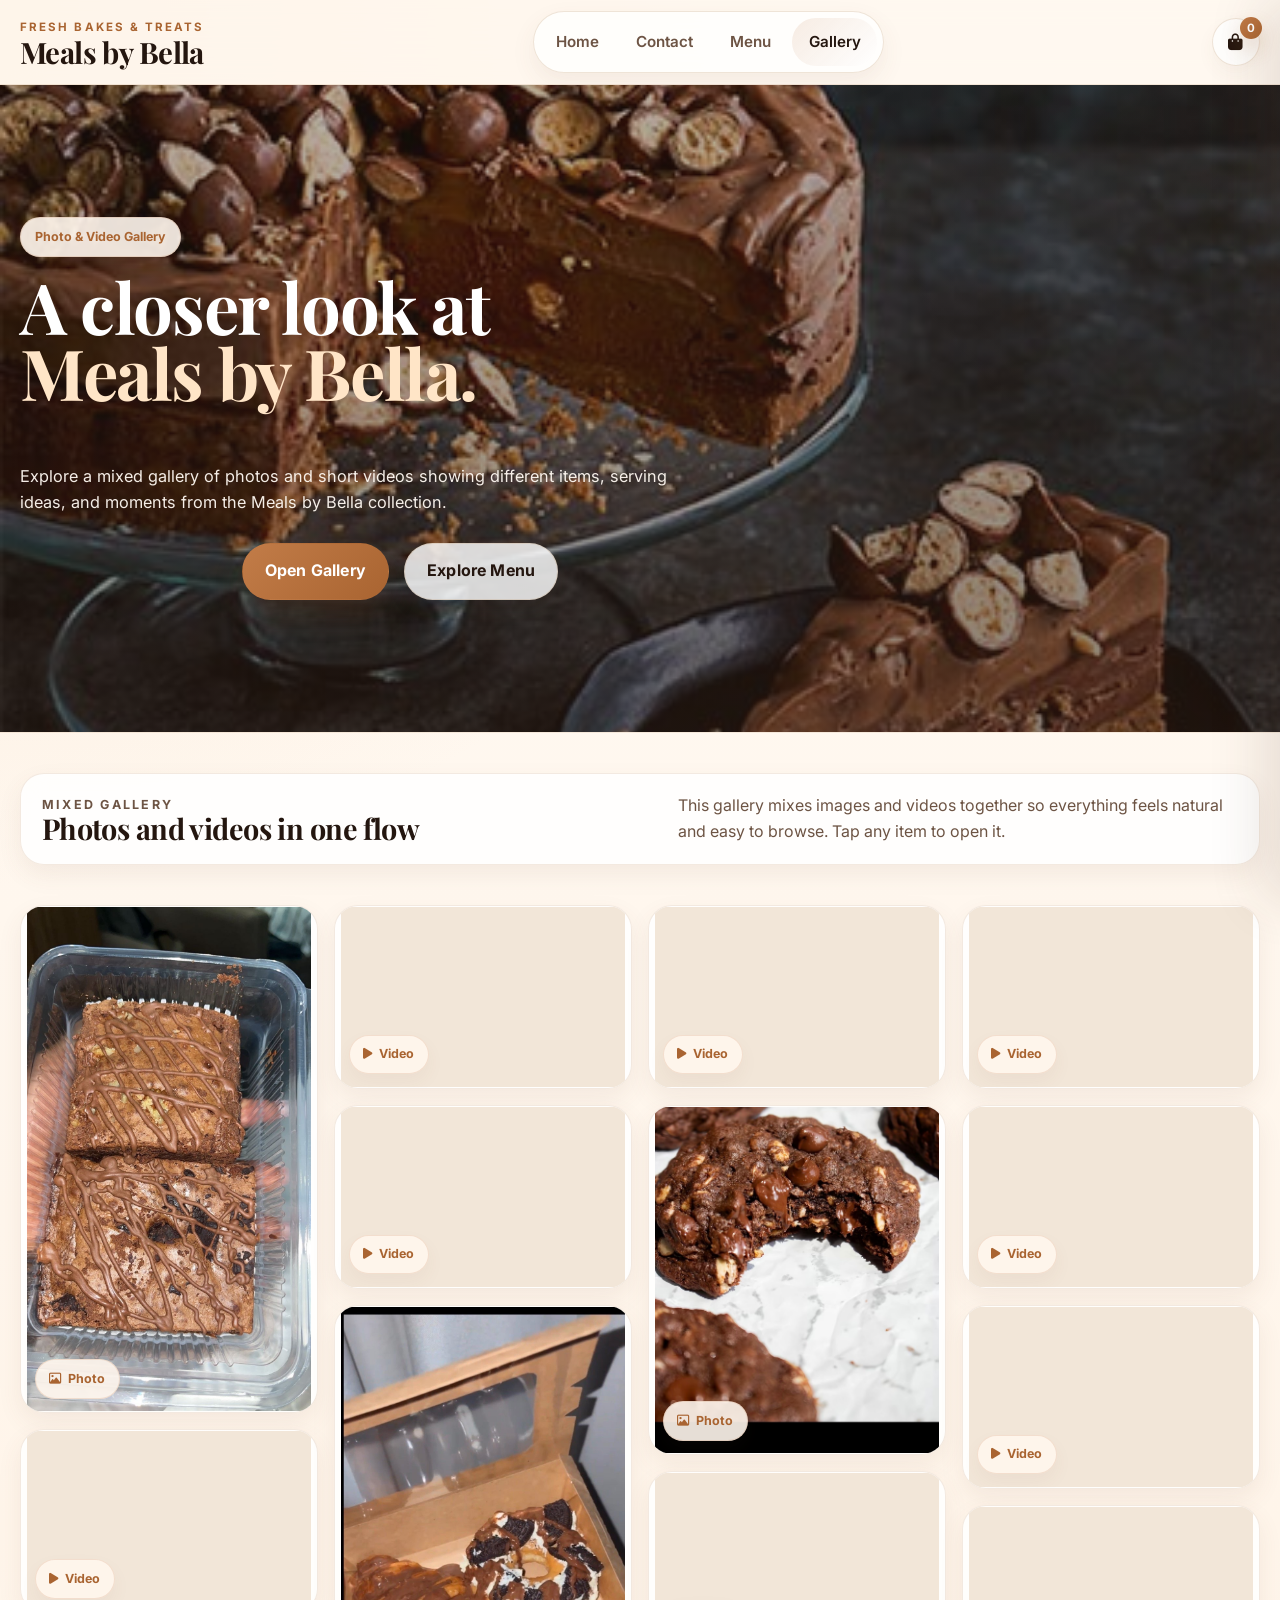
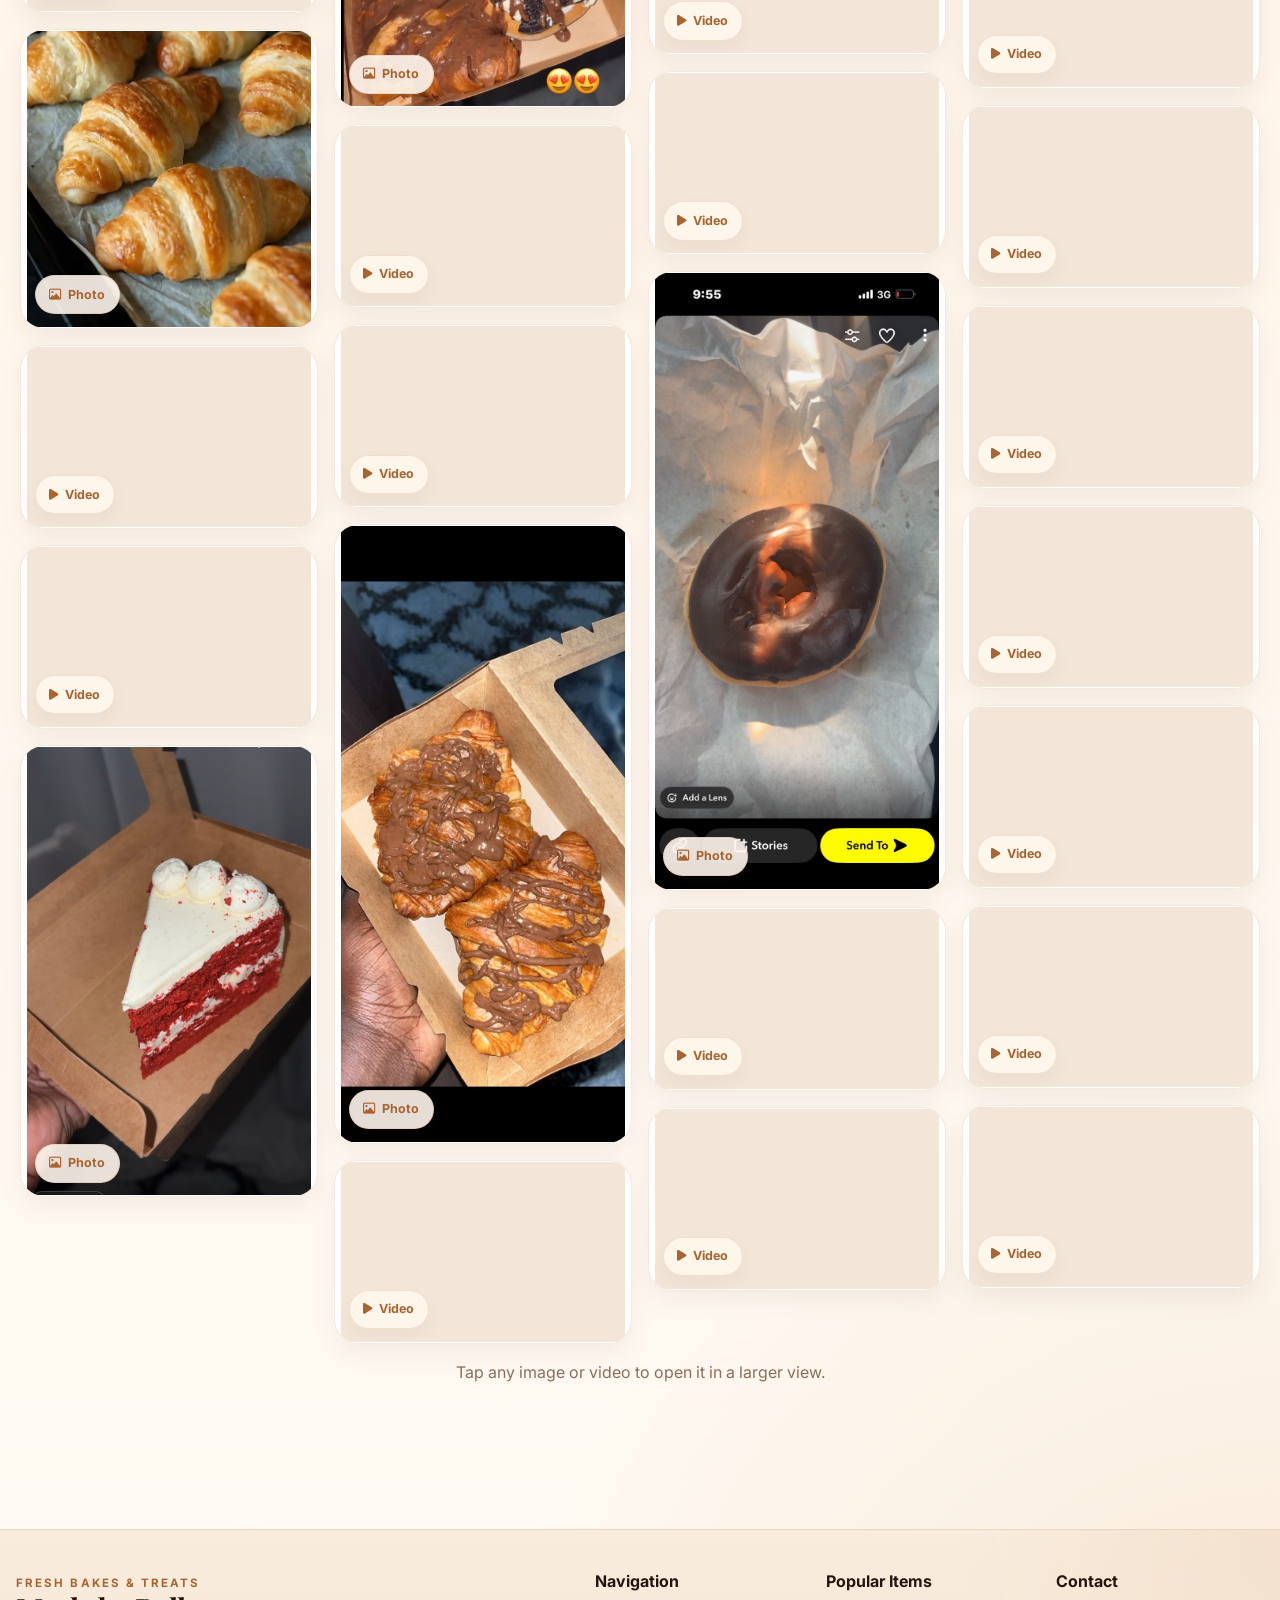
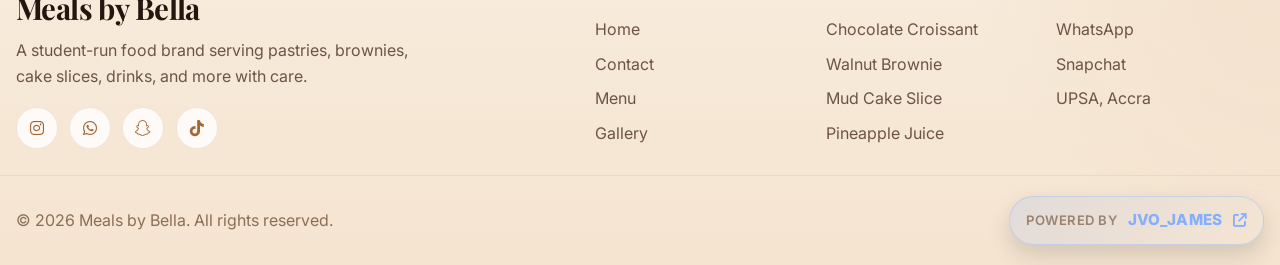
<file: gallery.html>
<!DOCTYPE html>
<html lang="en">
<head>
  <meta charset="UTF-8" />
  <meta name="viewport" content="width=device-width, initial-scale=1.0" />
  <meta
    name="description"
    content="Browse the Meals by Bella gallery featuring photos and videos of pastries, drinks, brownies, cakes, and more."
  />
  <title>Meals by Bella | Gallery</title>
 <link rel="icon" href="menu/cheese.jpg" type="image/jpeg">
  <link rel="preconnect" href="https://fonts.googleapis.com" />
  <link rel="preconnect" href="https://fonts.gstatic.com" crossorigin />
  <link
    href="https://fonts.googleapis.com/css2?family=Inter:wght@400;500;600;700;800&family=Playfair+Display:wght@600;700;800&display=swap"
    rel="stylesheet"
  />
  <link
    rel="stylesheet"
    href="https://cdnjs.cloudflare.com/ajax/libs/font-awesome/6.5.2/css/all.min.css"
    integrity="sha512-SnH5WK+bZxgPHs44uWIX+LLJAJ9/2PkPKZ5QiAj6Ta86w+fsb2TkR4j8D6LJgyAHIhR35VZc2oM/gI1w1BzQAw=="
    crossorigin="anonymous"
    referrerpolicy="no-referrer"
  />
  <link rel="preconnect" href="https://fonts.googleapis.com">
  <link rel="preconnect" href="https://fonts.gstatic.com" crossorigin>
  <link href="https://fonts.googleapis.com/css2?family=Cormorant+Garamond:wght@400;500;600;700&family=Inter:wght@300;400;500;600;700&display=swap" rel="stylesheet">
  <link rel="stylesheet" href="https://cdnjs.cloudflare.com/ajax/libs/font-awesome/6.5.2/css/all.min.css">
  <link rel="stylesheet" href="styles.css" />
  <script src="script.js" defer></script>
</head>
<body class="page-gallery" data-page="gallery">
  <div class="site-shell">
    <!-- Mobile Menu -->
    <div class="mobile-menu" id="mobileMenu" aria-hidden="true">
      <div class="mobile-menu__panel">
        <div class="mobile-menu__top">
          <a href="index.html" class="brand brand--mobile" aria-label="Meals by Bella home">
            <span class="brand__eyebrow">Fresh bakes & treats</span>
            <span class="brand__name">Meals by Bella</span>
          </a>
          <button class="icon-btn js-close-mobile-menu" aria-label="Close menu" type="button">
            <i class="fa-solid fa-xmark"></i>
          </button>
        </div>

        <nav class="mobile-menu__nav" aria-label="Mobile navigation">
          <a href="index.html">Home</a>
          <a href="index.html#contact">Contact</a>
          <a href="menu.html">Menu</a>
          <a href="gallery.html" class="is-active">Gallery</a>
        </nav>

        <div class="mobile-menu__actions">
          <a href="menu.html" class="btn btn--primary">Explore Menu</a>
          <a href="gallery.html" class="btn btn--secondary">View Gallery</a>
        </div>
      </div>
    </div>

    <!-- Cart Drawer -->
    <div class="cart-drawer" id="cartDrawer" aria-hidden="true">
      <div class="cart-drawer__overlay js-close-cart"></div>

      <aside class="cart-drawer__panel" aria-label="Shopping cart">
        <div class="cart-drawer__header">
          <div>
            <p class="section-tag">Your Cart</p>
            <h2>Order Summary</h2>
          </div>
          <button class="icon-btn js-close-cart" type="button" aria-label="Close cart">
            <i class="fa-solid fa-xmark"></i>
          </button>
        </div>

        <div class="cart-drawer__body">
          <div class="cart-items" id="cartItems"></div>

          <div class="cart-empty" id="cartEmptyState">
            <div class="cart-empty__icon">
              <i class="fa-solid fa-bag-shopping"></i>
            </div>
            <h3>Your cart is empty</h3>
            <p>Add something from the menu to begin your order.</p>
            <a href="menu.html" class="btn btn--primary">Browse Menu</a>
          </div>
        </div>

        <div class="cart-drawer__footer">
          <div class="cart-summary">
            <div class="cart-summary__row">
              <span>Items</span>
              <strong id="cartCountLabel">0</strong>
            </div>
            <div class="cart-summary__row">
              <span>Subtotal</span>
              <strong id="cartSubtotal">GH₵0</strong>
            </div>
          </div>

          <div class="cart-drawer__actions">
            <button class="btn btn--secondary js-clear-cart" type="button">Clear Cart</button>
            <button class="btn btn--primary js-go-to-checkout" type="button">Checkout</button>
          </div>
        </div>
      </aside>
    </div>

    <!-- Header -->
    <header class="site-header" id="top">
      <div class="container">
        <div class="header-main">
          <a href="index.html" class="brand" aria-label="Meals by Bella home">
            <span class="brand__eyebrow">Fresh bakes & treats</span>
            <span class="brand__name">Meals by Bella</span>
          </a>

          <nav class="desktop-nav" aria-label="Primary navigation">
            <a href="index.html">Home</a>
            <a href="index.html#contact">Contact</a>
            <a href="menu.html">Menu</a>
            <a href="gallery.html" class="is-active">Gallery</a>
          </nav>

          <div class="header-actions">
            <button class="icon-btn js-open-cart" type="button" aria-label="Open cart">
              <i class="fa-solid fa-bag-shopping"></i>
              <span class="cart-badge" id="cartBadge">0</span>
            </button>

            <button class="icon-btn mobile-only js-open-mobile-menu" type="button" aria-label="Open menu">
              <i class="fa-solid fa-bars"></i>
            </button>
          </div>
        </div>
      </div>
    </header>

    <main>
      <!-- Gallery Hero -->
      <section class="gallery-hero gallery-hero--background">
  <div class="gallery-hero__background">
    <img src="galleryhero.jpg" alt="Meals by Bella featured gallery image" />
  </div>

  <div class="gallery-hero__overlay"></div>

  <div class="container">
    <div class="gallery-hero__content">
      <span class="hero-badge">Photo & Video Gallery</span>

      <h1>
        A closer look at
        <span>Meals by Bella.</span>
      </h1>

      <p class="hero-text">
        Explore a mixed gallery of photos and short videos showing different items, serving ideas,
        and moments from the Meals by Bella collection.
      </p>

      <div class="hero-actions">
        <a href="#galleryGrid" class="btn btn--primary">Open Gallery</a>
        <a href="menu.html" class="btn btn--secondary">Explore Menu</a>
      </div>
    </div>
  </div>
</section>
      <!-- Gallery Intro -->
      <section class="gallery-intro-section">
        <div class="container">
          <div class="gallery-intro-card">
            <div>
              <p class="section-tag">Mixed Gallery</p>
              <h2>Photos and videos in one flow</h2>
            </div>
            <p>
              This gallery mixes images and videos together so everything feels natural and easy to browse.
              Tap any item to open it.
            </p>
          </div>
        </div>
      </section>

      <!-- Masonry Gallery -->
      <section class="gallery-section">
        <div class="container">
          <div class="gallery-masonry" id="galleryGrid">
            <button class="gallery-item" type="button" data-type="image" data-src="gallery/p1.jpeg" aria-label="Open photo 1">
              <img src="gallery/p1.jpeg" alt="Gallery photo 1" loading="lazy" />
              <span class="gallery-badge"><i class="fa-regular fa-image"></i> Photo</span>
            </button>

            <button class="gallery-item gallery-item--video" type="button" data-type="video" data-src="gallery/v1.mov" aria-label="Open video 1">
              <video src="gallery/v1.mov" muted playsinline preload="metadata"></video>
              <span class="gallery-badge"><i class="fa-solid fa-play"></i> Video</span>
            </button>

            <button class="gallery-item" type="button" data-type="image" data-src="gallery/p2.jpeg" aria-label="Open photo 2">
              <img src="gallery/p2.jpeg" alt="Gallery photo 2" loading="lazy" />
              <span class="gallery-badge"><i class="fa-regular fa-image"></i> Photo</span>
            </button>

            <button class="gallery-item gallery-item--video" type="button" data-type="video" data-src="gallery/v2.mov" aria-label="Open video 2">
              <video src="gallery/v2.mov" muted playsinline preload="metadata"></video>
              <span class="gallery-badge"><i class="fa-solid fa-play"></i> Video</span>
            </button>

            <button class="gallery-item gallery-item--video" type="button" data-type="video" data-src="gallery/v3.mov" aria-label="Open video 3">
              <video src="gallery/v3.mov" muted playsinline preload="metadata"></video>
              <span class="gallery-badge"><i class="fa-solid fa-play"></i> Video</span>
            </button>

            <button class="gallery-item" type="button" data-type="image" data-src="gallery/p3.jpeg" aria-label="Open photo 3">
              <img src="gallery/p3.jpeg" alt="Gallery photo 3" loading="lazy" />
              <span class="gallery-badge"><i class="fa-regular fa-image"></i> Photo</span>
            </button>

            <button class="gallery-item gallery-item--video" type="button" data-type="video" data-src="gallery/v4.mov" aria-label="Open video 4">
              <video src="gallery/v4.mov" muted playsinline preload="metadata"></video>
              <span class="gallery-badge"><i class="fa-solid fa-play"></i> Video</span>
            </button>

            <button class="gallery-item gallery-item--video" type="button" data-type="video" data-src="gallery/v5.mov" aria-label="Open video 5">
              <video src="gallery/v5.mov" muted playsinline preload="metadata"></video>
              <span class="gallery-badge"><i class="fa-solid fa-play"></i> Video</span>
            </button>

            <button class="gallery-item" type="button" data-type="image" data-src="gallery/p4.jpeg" aria-label="Open photo 4">
              <img src="gallery/p4.jpeg" alt="Gallery photo 4" loading="lazy" />
              <span class="gallery-badge"><i class="fa-regular fa-image"></i> Photo</span>
            </button>

            <button class="gallery-item gallery-item--video" type="button" data-type="video" data-src="gallery/v6.mov" aria-label="Open video 6">
              <video src="gallery/v6.mov" muted playsinline preload="metadata"></video>
              <span class="gallery-badge"><i class="fa-solid fa-play"></i> Video</span>
            </button>

            <button class="gallery-item gallery-item--video" type="button" data-type="video" data-src="gallery/v7.mov" aria-label="Open video 7">
              <video src="gallery/v7.mov" muted playsinline preload="metadata"></video>
              <span class="gallery-badge"><i class="fa-solid fa-play"></i> Video</span>
            </button>

            <button class="gallery-item" type="button" data-type="image" data-src="gallery/p5.jpeg" aria-label="Open photo 5">
              <img src="gallery/p5.jpeg" alt="Gallery photo 5" loading="lazy" />
              <span class="gallery-badge"><i class="fa-regular fa-image"></i> Photo</span>
            </button>

            <button class="gallery-item gallery-item--video" type="button" data-type="video" data-src="gallery/v8.mov" aria-label="Open video 8">
              <video src="gallery/v8.mov" muted playsinline preload="metadata"></video>
              <span class="gallery-badge"><i class="fa-solid fa-play"></i> Video</span>
            </button>

            <button class="gallery-item gallery-item--video" type="button" data-type="video" data-src="gallery/v9.mov" aria-label="Open video 9">
              <video src="gallery/v9.mov" muted playsinline preload="metadata"></video>
              <span class="gallery-badge"><i class="fa-solid fa-play"></i> Video</span>
            </button>

            <button class="gallery-item" type="button" data-type="image" data-src="gallery/p6.jpeg" aria-label="Open photo 6">
              <img src="gallery/p6.jpeg" alt="Gallery photo 6" loading="lazy" />
              <span class="gallery-badge"><i class="fa-regular fa-image"></i> Photo</span>
            </button>

            <button class="gallery-item gallery-item--video" type="button" data-type="video" data-src="gallery/v10.mov" aria-label="Open video 10">
              <video src="gallery/v10.mov" muted playsinline preload="metadata"></video>
              <span class="gallery-badge"><i class="fa-solid fa-play"></i> Video</span>
            </button>

            <button class="gallery-item gallery-item--video" type="button" data-type="video" data-src="gallery/v11.mov" aria-label="Open video 11">
              <video src="gallery/v11.mov" muted playsinline preload="metadata"></video>
              <span class="gallery-badge"><i class="fa-solid fa-play"></i> Video</span>
            </button>

            <button class="gallery-item" type="button" data-type="image" data-src="gallery/p7.jpeg" aria-label="Open photo 7">
              <img src="gallery/p7.jpeg" alt="Gallery photo 7" loading="lazy" />
              <span class="gallery-badge"><i class="fa-regular fa-image"></i> Photo</span>
            </button>

            <button class="gallery-item gallery-item--video" type="button" data-type="video" data-src="gallery/v12.mov" aria-label="Open video 12">
              <video src="gallery/v12.mov" muted playsinline preload="metadata"></video>
              <span class="gallery-badge"><i class="fa-solid fa-play"></i> Video</span>
            </button>

            <button class="gallery-item gallery-item--video" type="button" data-type="video" data-src="gallery/v13.mov" aria-label="Open video 13">
              <video src="gallery/v13.mov" muted playsinline preload="metadata"></video>
              <span class="gallery-badge"><i class="fa-solid fa-play"></i> Video</span>
            </button>

            <button class="gallery-item gallery-item--video" type="button" data-type="video" data-src="gallery/v14.mov" aria-label="Open video 14">
              <video src="gallery/v14.mov" muted playsinline preload="metadata"></video>
              <span class="gallery-badge"><i class="fa-solid fa-play"></i> Video</span>
            </button>

            <button class="gallery-item gallery-item--video" type="button" data-type="video" data-src="gallery/v15.mov" aria-label="Open video 15">
              <video src="gallery/v15.mov" muted playsinline preload="metadata"></video>
              <span class="gallery-badge"><i class="fa-solid fa-play"></i> Video</span>
            </button>

            <button class="gallery-item gallery-item--video" type="button" data-type="video" data-src="gallery/v16.mov" aria-label="Open video 16">
              <video src="gallery/v16.mov" muted playsinline preload="metadata"></video>
              <span class="gallery-badge"><i class="fa-solid fa-play"></i> Video</span>
            </button>

            <button class="gallery-item gallery-item--video" type="button" data-type="video" data-src="gallery/v17.mov" aria-label="Open video 17">
              <video src="gallery/v17.mov" muted playsinline preload="metadata"></video>
              <span class="gallery-badge"><i class="fa-solid fa-play"></i> Video</span>
            </button>

            <button class="gallery-item gallery-item--video" type="button" data-type="video" data-src="gallery/v18.mov" aria-label="Open video 18">
              <video src="gallery/v18.mov" muted playsinline preload="metadata"></video>
              <span class="gallery-badge"><i class="fa-solid fa-play"></i> Video</span>
            </button>

            <button class="gallery-item gallery-item--video" type="button" data-type="video" data-src="gallery/v19.mov" aria-label="Open video 19">
              <video src="gallery/v19.mov" muted playsinline preload="metadata"></video>
              <span class="gallery-badge"><i class="fa-solid fa-play"></i> Video</span>
            </button>

            <button class="gallery-item gallery-item--video" type="button" data-type="video" data-src="gallery/v20.mov" aria-label="Open video 20">
              <video src="gallery/v20.mov" muted playsinline preload="metadata"></video>
              <span class="gallery-badge"><i class="fa-solid fa-play"></i> Video</span>
            </button>

            <button class="gallery-item gallery-item--video" type="button" data-type="video" data-src="gallery/v21.mov" aria-label="Open video 21">
              <video src="gallery/v21.mov" muted playsinline preload="metadata"></video>
              <span class="gallery-badge"><i class="fa-solid fa-play"></i> Video</span>
            </button>

            <button class="gallery-item gallery-item--video" type="button" data-type="video" data-src="gallery/v22.mov" aria-label="Open video 22">
              <video src="gallery/v22.mov" muted playsinline preload="metadata"></video>
              <span class="gallery-badge"><i class="fa-solid fa-play"></i> Video</span>
            </button>

            <button class="gallery-item gallery-item--video" type="button" data-type="video" data-src="gallery/v23.mov" aria-label="Open video 23">
              <video src="gallery/v23.mov" muted playsinline preload="metadata"></video>
              <span class="gallery-badge"><i class="fa-solid fa-play"></i> Video</span>
            </button>

           
          </div>

          <div class="gallery-note">
            <p>
              Tap any image or video to open it in a larger view.
            </p>
          </div>
        </div>
      </section>
    </main>

    <!-- Lightbox -->
    <div class="gallery-lightbox" id="galleryLightbox" aria-hidden="true">
      <div class="gallery-lightbox__backdrop" id="galleryLightboxBackdrop"></div>

      <div class="gallery-lightbox__dialog" role="dialog" aria-modal="true" aria-label="Gallery preview">
        <button class="gallery-lightbox__close" id="galleryLightboxClose" type="button" aria-label="Close preview">
          <i class="fa-solid fa-xmark"></i>
        </button>

        <div class="gallery-lightbox__content" id="galleryLightboxContent"></div>
      </div>
    </div>

    <footer class="site-footer site-footer--full">
      <div class="footer-main">
        <div class="footer-branding">
          <a href="index.html" class="brand brand--footer">
            <span class="brand__eyebrow">Fresh bakes & treats</span>
            <span class="brand__name">Meals by Bella</span>
          </a>
          <p>
            A student-run food brand serving pastries, brownies, cake slices, drinks, and more with care.
          </p>

          <div class="footer-socials">
            <a href="#" aria-label="Instagram"><i class="fa-brands fa-instagram"></i></a>
            <a href="#" aria-label="WhatsApp"><i class="fa-brands fa-whatsapp"></i></a>
            <a href="#" aria-label="Snapchat"><i class="fa-brands fa-snapchat"></i></a>
            <a href="#" aria-label="TikTok"><i class="fa-brands fa-tiktok"></i></a>
          </div>
        </div>

        <div class="footer-links-wrap">
          <div class="footer-links">
            <h3>Navigation</h3>
            <a href="index.html">Home</a>
            <a href="index.html#contact">Contact</a>
            <a href="menu.html">Menu</a>
            <a href="gallery.html">Gallery</a>
          </div>

          <div class="footer-links">
            <h3>Popular Items</h3>
            <a href="product.html?product=chocolate-croissant">Chocolate Croissant</a>
            <a href="product.html?product=walnut-brownie">Walnut Brownie</a>
            <a href="product.html?product=mud-cake-slice">Mud Cake Slice</a>
            <a href="product.html?product=pineapple-juice">Pineapple Juice</a>
          </div>

          <div class="footer-links">
            <h3>Contact</h3>
            <a href="https://wa.me/233000000000" target="_blank" rel="noopener noreferrer">WhatsApp</a>
            <a href="#">Snapchat</a>
            <a href="index.html#contact">UPSA, Accra</a>
          </div>
        </div>
      </div>

        <div class="footer-bottom-bar">
  <p>© 2026 Meals by Bella. All rights reserved.</p>

  <a href="https://jvo-james.github.io/jvo/" class="footer-powered" target="_blank" rel="noopener noreferrer">
    <span class="footer-powered__label">Powered by</span>
    <span class="footer-powered__name">JVO_JAMES</span>
    <i class="fa-solid fa-arrow-up-right-from-square"></i>
  </a>
</div>
    </footer>
  </div>
</body>
</html>
</file>
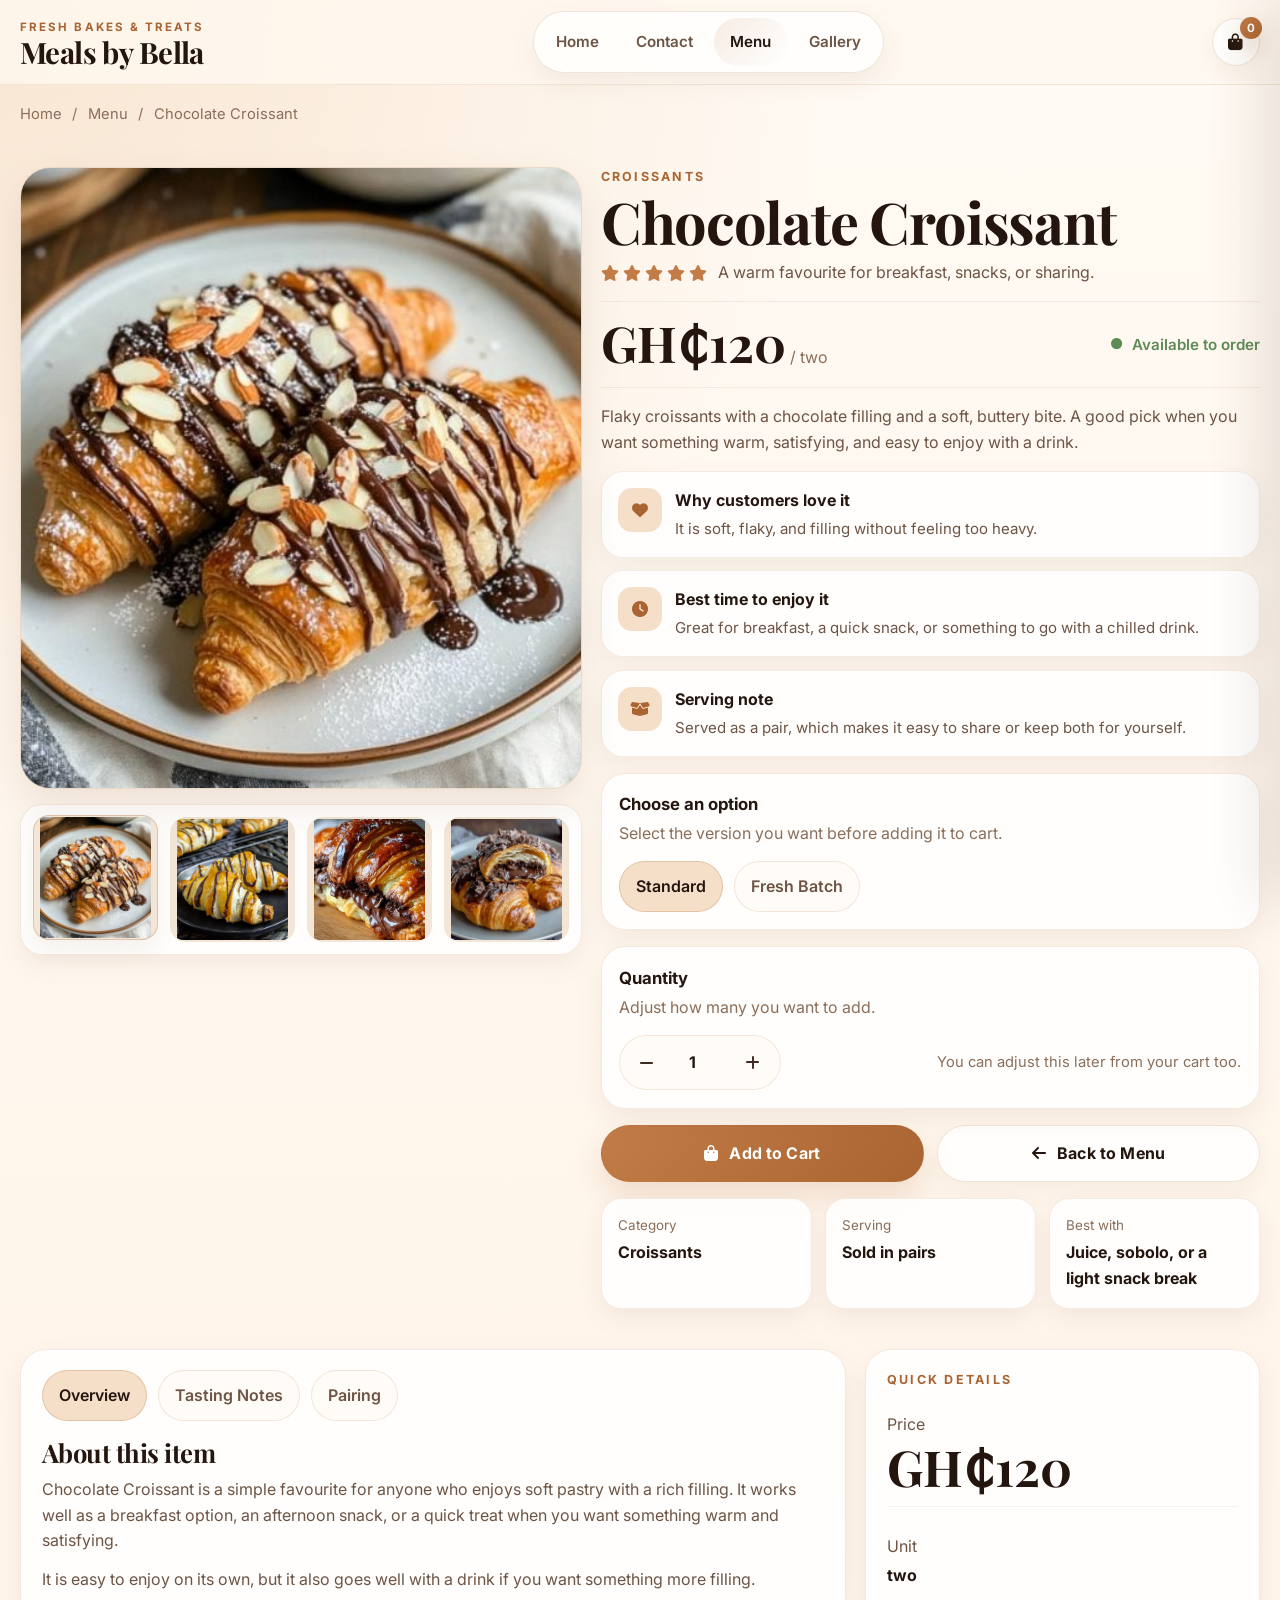
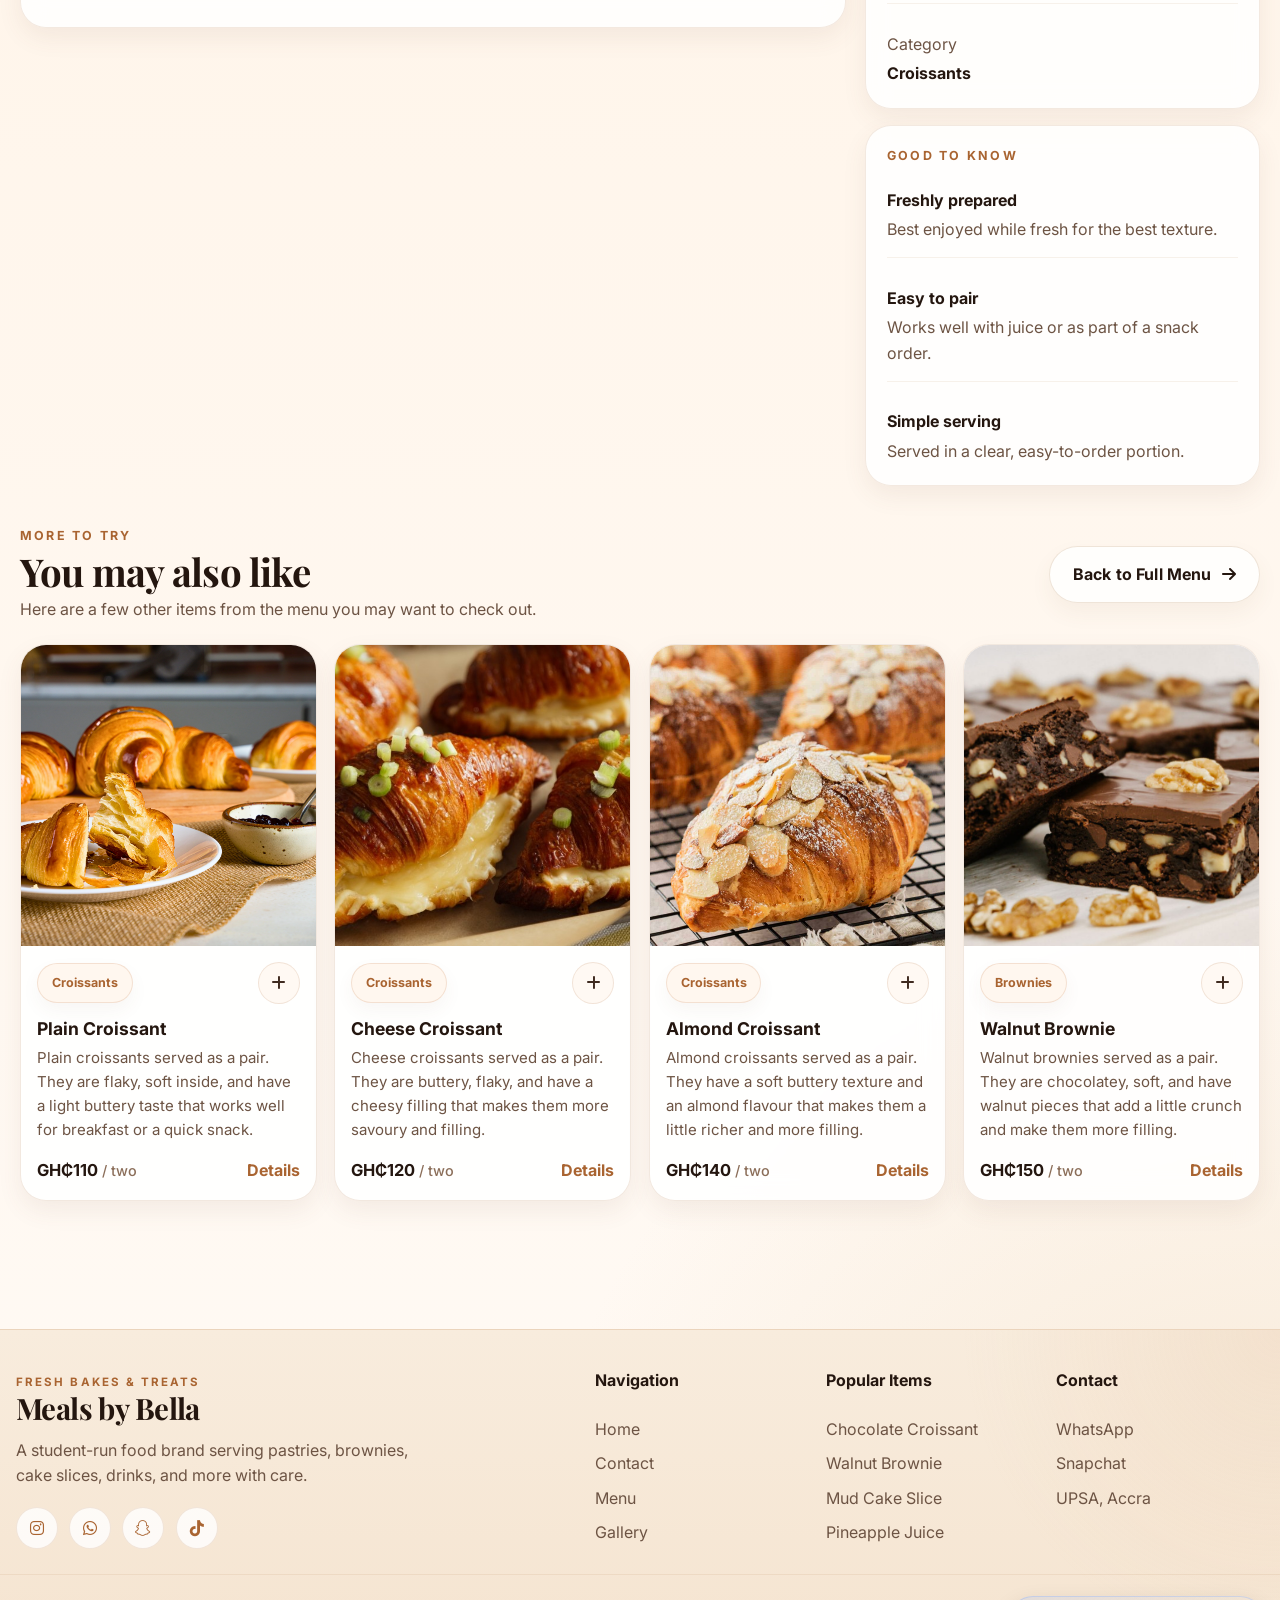
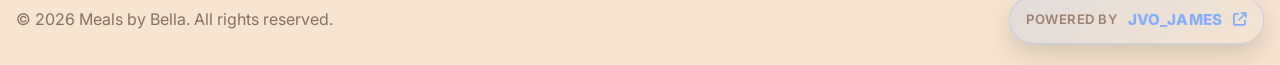
<file: product.html>
<!DOCTYPE html>
<html lang="en">
<head>
  <meta charset="UTF-8" />
  <meta name="viewport" content="width=device-width, initial-scale=1.0" />
  <meta
    name="description"
    content="View product details for Meals by Bella items including pastries, brownies, cake slices, and drinks."
  />
  <title>Meals by Bella | Product</title>

  <link rel="preconnect" href="https://fonts.googleapis.com" />
  <link rel="preconnect" href="https://fonts.gstatic.com" crossorigin />
  <link
    href="https://fonts.googleapis.com/css2?family=Inter:wght@400;500;600;700;800&family=Playfair+Display:wght@600;700;800&display=swap"
    rel="stylesheet"
  />
  <link
    rel="stylesheet"
    href="https://cdnjs.cloudflare.com/ajax/libs/font-awesome/6.5.2/css/all.min.css"
    integrity="sha512-SnH5WK+bZxgPHs44uWIX+LLJAJ9/2PkPKZ5QiAj6Ta86w+fsb2TkR4j8D6LJgyAHIhR35VZc2oM/gI1w1BzQAw=="
    crossorigin="anonymous"
    referrerpolicy="no-referrer"
  />
  <link rel="preconnect" href="https://fonts.googleapis.com">
  <link rel="preconnect" href="https://fonts.gstatic.com" crossorigin>
  <link href="https://fonts.googleapis.com/css2?family=Cormorant+Garamond:wght@400;500;600;700&family=Inter:wght@300;400;500;600;700&display=swap" rel="stylesheet">
  <link rel="stylesheet" href="https://cdnjs.cloudflare.com/ajax/libs/font-awesome/6.5.2/css/all.min.css">


  <link rel="stylesheet" href="styles.css" />
  <script src="script.js" defer></script>
</head>
<body class="page-product" data-page="product">
  <div class="site-shell">
    <!-- Mobile Menu -->
    <div class="mobile-menu" id="mobileMenu" aria-hidden="true">
      <div class="mobile-menu__panel">
        <div class="mobile-menu__top">
          <a href="index.html" class="brand brand--mobile" aria-label="Meals by Bella home">
            <span class="brand__eyebrow">Fresh bakes & treats</span>
            <span class="brand__name">Meals by Bella</span>
          </a>
          <button class="icon-btn js-close-mobile-menu" aria-label="Close menu" type="button">
            <i class="fa-solid fa-xmark"></i>
          </button>
        </div>

        <nav class="mobile-menu__nav" aria-label="Mobile navigation">
          <a href="index.html">Home</a>
          <a href="index.html#contact">Contact</a>
          <a href="menu.html">Menu</a>
          <a href="gallery.html">Gallery</a>
        </nav>

        <div class="mobile-menu__actions">
          <a href="menu.html" class="btn btn--primary">Explore Menu</a>
          <a href="gallery.html" class="btn btn--secondary">See Gallery</a>
        </div>
      </div>
    </div>

    <!-- Cart Drawer -->
    <div class="cart-drawer" id="cartDrawer" aria-hidden="true">
      <div class="cart-drawer__overlay js-close-cart"></div>

      <aside class="cart-drawer__panel" aria-label="Shopping cart">
        <div class="cart-drawer__header">
          <div>
            <p class="section-tag">Your Cart</p>
            <h2>Order Summary</h2>
          </div>
          <button class="icon-btn js-close-cart" type="button" aria-label="Close cart">
            <i class="fa-solid fa-xmark"></i>
          </button>
        </div>

        <div class="cart-drawer__body">
          <div class="cart-items" id="cartItems"></div>

          <div class="cart-empty" id="cartEmptyState">
            <div class="cart-empty__icon">
              <i class="fa-solid fa-bag-shopping"></i>
            </div>
            <h3>Your cart is empty</h3>
            <p>Add something from the menu to begin your order.</p>
            <a href="menu.html" class="btn btn--primary">Browse Menu</a>
          </div>
        </div>

        <div class="cart-drawer__footer">
          <div class="cart-summary">
            <div class="cart-summary__row">
              <span>Items</span>
              <strong id="cartCountLabel">0</strong>
            </div>
            <div class="cart-summary__row">
              <span>Subtotal</span>
              <strong id="cartSubtotal">GH₵0</strong>
            </div>
          </div>

          <div class="cart-drawer__actions">
            <button class="btn btn--secondary js-clear-cart" type="button">Clear Cart</button>
        <a href="checkout.html">    <button class="btn btn--primary" type="button">Checkout</button> </a>
          </div>
        </div>
      </aside>
    </div>

    <!-- Header -->
    <header class="site-header" id="top">
      <div class="container">
        <div class="header-main">
          <a href="index.html" class="brand" aria-label="Meals by Bella home">
            <span class="brand__eyebrow">Fresh bakes & treats</span>
            <span class="brand__name">Meals by Bella</span>
          </a>

          <nav class="desktop-nav" aria-label="Primary navigation">
            <a href="index.html">Home</a>
            <a href="index.html#contact">Contact</a>
            <a href="menu.html" class="is-active">Menu</a>
            <a href="gallery.html">Gallery</a>
          </nav>

          <div class="header-actions">
            <button class="icon-btn js-open-cart" type="button" aria-label="Open cart">
              <i class="fa-solid fa-bag-shopping"></i>
              <span class="cart-badge" id="cartBadge">0</span>
            </button>

            <button class="icon-btn mobile-only js-open-mobile-menu" type="button" aria-label="Open menu">
              <i class="fa-solid fa-bars"></i>
            </button>
          </div>
        </div>
      </div>
    </header>

    <main>
      <!-- Breadcrumb -->
      <section class="breadcrumb-section">
        <div class="container">
          <nav class="breadcrumb" aria-label="Breadcrumb">
            <a href="index.html">Home</a>
            <span>/</span>
            <a href="menu.html">Menu</a>
            <span>/</span>
            <span id="breadcrumbProductName">Chocolate Croissant</span>
          </nav>
        </div>
      </section>

      <!-- Product Hero -->
      <section class="product-hero">
        <div class="container">
          <div
            class="product-layout"
            id="productInfo"
            data-default-id="chocolate-croissant"
            data-default-name="Chocolate Croissant"
            data-default-price="120"
            data-default-unit="two"
            data-default-category="Croissants"
            data-default-image="https://images.unsplash.com/photo-1549903072-7e6e0bedb7fb?auto=format&fit=crop&w=1200&q=80"
          >
            <!-- Product Gallery -->
            <div class="product-gallery">
              <div class="product-gallery__main">
                <img
                  id="productMainImage"
                  src="https://images.unsplash.com/photo-1549903072-7e6e0bedb7fb?auto=format&fit=crop&w=1400&q=80"
                  alt="Chocolate Croissant"
                />
              </div>

              <div class="product-gallery__thumbs">
                <button
                  class="product-thumb is-active"
                  type="button"
                  data-image="https://images.unsplash.com/photo-1549903072-7e6e0bedb7fb?auto=format&fit=crop&w=1400&q=80"
                  aria-label="View product image 1"
                >
                  <img
                    src="https://images.unsplash.com/photo-1549903072-7e6e0bedb7fb?auto=format&fit=crop&w=500&q=80"
                    alt="Product thumbnail 1"
                  />
                </button>

                <button
                  class="product-thumb"
                  type="button"
                  data-image="https://images.unsplash.com/photo-1555507036-ab794f57598e?auto=format&fit=crop&w=1400&q=80"
                  aria-label="View product image 2"
                >
                  <img
                    src="https://images.unsplash.com/photo-1555507036-ab794f57598e?auto=format&fit=crop&w=500&q=80"
                    alt="Product thumbnail 2"
                  />
                </button>

                <button
                  class="product-thumb"
                  type="button"
                  data-image="https://images.unsplash.com/photo-1506084868230-bb9d95c24759?auto=format&fit=crop&w=1400&q=80"
                  aria-label="View product image 3"
                >
                  <img
                    src="https://images.unsplash.com/photo-1506084868230-bb9d95c24759?auto=format&fit=crop&w=500&q=80"
                    alt="Product thumbnail 3"
                  />
                </button>

                <button
                  class="product-thumb"
                  type="button"
                  data-image="https://images.unsplash.com/photo-1519864600265-abb23847ef2c?auto=format&fit=crop&w=1400&q=80"
                  aria-label="View product image 4"
                >
                  <img
                    src="https://images.unsplash.com/photo-1519864600265-abb23847ef2c?auto=format&fit=crop&w=500&q=80"
                    alt="Product thumbnail 4"
                  />
                </button>
              </div>
            </div>

            <!-- Product Content -->
            <div class="product-info">
              <div class="product-info__top">
                <p class="section-tag" id="productCategory">Croissants</p>
                <h1 id="productName">Chocolate Croissant</h1>

                <div class="product-rating">
                  <span class="product-rating__stars" aria-hidden="true">
                    <i class="fa-solid fa-star"></i>
                    <i class="fa-solid fa-star"></i>
                    <i class="fa-solid fa-star"></i>
                    <i class="fa-solid fa-star"></i>
                    <i class="fa-solid fa-star"></i>
                  </span>
                  <span id="productTagline">A warm favourite for breakfast, snacks, or sharing.</span>
                </div>
              </div>

              <div class="product-price-row">
                <div class="product-price">
                  <strong id="productPrice">GH₵120</strong>
                  <span id="productUnit">/ two</span>
                </div>

                <div class="product-status">
                  <i class="fa-solid fa-circle"></i>
                  <span id="productAvailability">Available to order</span>
                </div>
              </div>

              <p class="product-description" id="productDescription">
                Flaky croissants with a chocolate filling and a soft, buttery bite. A good pick when you want something warm, satisfying, and easy to enjoy with a drink.
              </p>

              <div class="product-highlights">
                <article>
                  <i class="fa-solid fa-heart"></i>
                  <div>
                    <h3>Why customers love it</h3>
                    <p id="highlightLove">It is soft, flaky, and filling without feeling too heavy.</p>
                  </div>
                </article>

                <article>
                  <i class="fa-solid fa-clock"></i>
                  <div>
                    <h3>Best time to enjoy it</h3>
                    <p id="highlightTime">Great for breakfast, a quick snack, or something to go with a chilled drink.</p>
                  </div>
                </article>

                <article>
                  <i class="fa-solid fa-box-open"></i>
                  <div>
                    <h3>Serving note</h3>
                    <p id="highlightServing">Served as a pair, which makes it easy to share or keep both for yourself.</p>
                  </div>
                </article>
              </div>

              <div class="product-panel">
                <div class="product-panel__head">
                  <h2>Choose an option</h2>
                  <p>Select the version you want before adding it to cart.</p>
                </div>

                <div class="product-options" id="productOptions">
                  <button class="option-chip is-active" type="button" data-option="Standard">Standard</button>
                  <button class="option-chip" type="button" data-option="Fresh Batch">Fresh Batch</button>
                </div>
              </div>

              <div class="product-panel">
                <div class="product-panel__head">
                  <h2>Quantity</h2>
                  <p>Adjust how many you want to add.</p>
                </div>

                <div class="quantity-row">
                  <div class="quantity-selector">
                    <button class="quantity-btn js-qty-decrease" type="button" aria-label="Decrease quantity">
                      <i class="fa-solid fa-minus"></i>
                    </button>
                    <input
                      type="number"
                      id="productQuantity"
                      class="quantity-input"
                      value="1"
                      min="1"
                      max="20"
                      inputmode="numeric"
                      aria-label="Product quantity"
                    />
                    <button class="quantity-btn js-qty-increase" type="button" aria-label="Increase quantity">
                      <i class="fa-solid fa-plus"></i>
                    </button>
                  </div>

                  <div class="quantity-note">
                    <span id="quantityNote">You can adjust this later from your cart too.</span>
                  </div>
                </div>
              </div>

              <div class="product-action-row">
                <button
                  class="btn btn--primary btn--wide js-product-add-to-cart"
                  type="button"
                  id="addCurrentProductToCart"
                >
                  <i class="fa-solid fa-bag-shopping"></i>
                  <span>Add to Cart</span>
                </button>

                <a href="menu.html" class="btn btn--secondary btn--wide">
                  <i class="fa-solid fa-arrow-left"></i>
                  <span>Back to Menu</span>
                </a>
              </div>

              <div class="product-meta">
                <article>
                  <span>Category</span>
                  <strong id="productMetaCategory">Croissants</strong>
                </article>
                <article>
                  <span>Serving</span>
                  <strong id="productMetaServing">Sold in pairs</strong>
                </article>
                <article>
                  <span>Best with</span>
                  <strong id="productMetaBestWith">Juice, sobolo, or a light snack break</strong>
                </article>
              </div>
            </div>
          </div>
        </div>
      </section>

      <!-- Product Details -->
      <section class="product-details-section">
        <div class="container">
          <div class="details-layout">
            <div class="details-main">
              <div class="details-tabs" role="tablist" aria-label="Product detail tabs">
                <button class="details-tab is-active" type="button" data-tab="overview">Overview</button>
                <button class="details-tab" type="button" data-tab="notes">Tasting Notes</button>
                <button class="details-tab" type="button" data-tab="pairing">Pairing</button>
              </div>

              <div class="details-panels">
                <div class="details-panel is-active" id="tab-overview">
                  <h2>About this item</h2>
                  <p id="productOverviewText">
                    Chocolate Croissant is a simple favourite for anyone who enjoys soft pastry with a rich filling. It works well as a breakfast option, an afternoon snack, or a quick treat when you want something warm and satisfying.
                  </p>
                  <p id="productOverviewExtra">
                    It is easy to enjoy on its own, but it also goes well with a drink if you want something more filling.
                  </p>
                </div>

                <div class="details-panel" id="tab-notes">
                  <h2>What to expect</h2>
                  <ul class="luxury-list" id="productNotesList">
                    <li>Soft, flaky layers with a buttery texture.</li>
                    <li>A chocolate filling that adds sweetness without being too much.</li>
                    <li>Best enjoyed fresh when the pastry is still soft and light.</li>
                    <li>A good choice if you want something easy to share.</li>
                  </ul>
                </div>

                <div class="details-panel" id="tab-pairing">
                  <h2>What it goes well with</h2>
                  <p id="productPairingText">
                    This pairs nicely with pineapple juice, orange juice, or sobolo. If you want something refreshing beside a warm pastry, any of those work well.
                  </p>
                </div>
              </div>
            </div>

            <aside class="details-sidebar">
              <div class="sidebar-card">
                <p class="section-tag">Quick Details</p>

                <div class="sidebar-stats">
                  <article>
                    <span>Price</span>
                    <strong id="sidebarPrice">GH₵120</strong>
                  </article>
                  <article>
                    <span>Unit</span>
                    <strong id="sidebarUnit">two</strong>
                  </article>
                  <article>
                    <span>Category</span>
                    <strong id="sidebarCategory">Croissants</strong>
                  </article>
                </div>
              </div>

              <div class="sidebar-card">
                <p class="section-tag">Good to know</p>

                <div class="sidebar-points" id="productSidebarPoints">
                  <article>
                    <strong>Freshly prepared</strong>
                    <span>Best enjoyed while fresh for the best texture.</span>
                  </article>
                  <article>
                    <strong>Easy to pair</strong>
                    <span>Works well with juice or as part of a snack order.</span>
                  </article>
                  <article>
                    <strong>Simple serving</strong>
                    <span>Served in a clear, easy-to-order portion.</span>
                  </article>
                </div>
              </div>
            </aside>
          </div>
        </div>
      </section>

      <!-- You may also like -->
      <section class="products-section related-products-section" id="relatedProductsSection">
        <div class="container">
          <div class="section-heading section-heading--with-note">
            <div>
              <p class="section-tag">More to try</p>
              <h2>You may also like</h2>
              <p class="section-subtext">
                Here are a few other items from the menu you may want to check out.
              </p>
            </div>

            <a href="menu.html" class="btn btn--secondary section-cta">
              <span>Back to Full Menu</span>
              <i class="fa-solid fa-arrow-right"></i>
            </a>
          </div>

          <div class="products-grid products-grid--related">
            <article
              class="product-card"
              data-id="mud-cake-slice"
              data-name="Mud Cake Slice"
              data-price="150"
              data-unit="two"
              data-image="https://images.unsplash.com/photo-1578985545062-69928b1d9587?auto=format&fit=crop&w=1200&q=80"
              data-category="Cake Slices"
            >
              <a href="product.html?product=mud-cake-slice" class="product-card__media">
                <img
                  src="https://images.unsplash.com/photo-1578985545062-69928b1d9587?auto=format&fit=crop&w=1200&q=80"
                  alt="Mud cake slice"
                />
              </a>
              <div class="product-card__content">
                <div class="product-card__top">
                  <span class="pill">Cake Slice</span>
                  <button class="product-card__icon js-add-to-cart" type="button" aria-label="Add Mud Cake Slice to cart">
                    <i class="fa-solid fa-plus"></i>
                  </button>
                </div>
                <a href="product.html?product=mud-cake-slice" class="product-card__title-wrap">
                  <h3>Mud Cake Slice</h3>
                  <p>Chocolate cake slices served as a pair.</p>
                </a>
                <div class="product-card__bottom">
                  <strong>GH₵150 <span>/ two</span></strong>
                  <a href="product.html?product=mud-cake-slice" class="text-link">Details</a>
                </div>
              </div>
            </article>

            <article
              class="product-card"
              data-id="walnut-brownie"
              data-name="Walnut Brownie"
              data-price="150"
              data-unit="two"
              data-image="https://images.unsplash.com/photo-1606313564200-e75d5e30476c?auto=format&fit=crop&w=1200&q=80"
              data-category="Brownies"
            >
              <a href="product.html?product=walnut-brownie" class="product-card__media">
                <img
                  src="https://images.unsplash.com/photo-1606313564200-e75d5e30476c?auto=format&fit=crop&w=1200&q=80"
                  alt="Walnut brownie"
                />
              </a>
              <div class="product-card__content">
                <div class="product-card__top">
                  <span class="pill">Brownie</span>
                  <button class="product-card__icon js-add-to-cart" type="button" aria-label="Add Walnut Brownie to cart">
                    <i class="fa-solid fa-plus"></i>
                  </button>
                </div>
                <a href="product.html?product=walnut-brownie" class="product-card__title-wrap">
                  <h3>Walnut Brownie</h3>
                  <p>Chocolate brownies with walnut pieces, served as a pair.</p>
                </a>
                <div class="product-card__bottom">
                  <strong>GH₵150 <span>/ two</span></strong>
                  <a href="product.html?product=walnut-brownie" class="text-link">Details</a>
                </div>
              </div>
            </article>

            <article
              class="product-card"
              data-id="pineapple-juice"
              data-name="Pineapple Juice"
              data-price="40"
              data-unit="each"
              data-image="pine.webp"
              data-category="Juices"
            >
              <a href="product.html?product=pineapple-juice" class="product-card__media">
                <img src="pine.webp" alt="Pineapple juice" />
              </a>
              <div class="product-card__content">
                <div class="product-card__top">
                  <span class="pill">Juice</span>
                  <button class="product-card__icon js-add-to-cart" type="button" aria-label="Add Pineapple Juice to cart">
                    <i class="fa-solid fa-plus"></i>
                  </button>
                </div>
                <a href="product.html?product=pineapple-juice" class="product-card__title-wrap">
                  <h3>Pineapple Juice</h3>
                  <p>Fresh pineapple juice served chilled.</p>
                </a>
                <div class="product-card__bottom">
                  <strong>GH₵40 <span>/ each</span></strong>
                  <a href="product.html?product=pineapple-juice" class="text-link">Details</a>
                </div>
              </div>
            </article>

            <article
              class="product-card"
              data-id="sobolo"
              data-name="Sobolo"
              data-price="40"
              data-unit="each"
              data-image="sobolo.webp"
              data-category="Juices"
            >
              <a href="product.html?product=sobolo" class="product-card__media">
                <img src="sobolo.webp" alt="Sobolo" />
              </a>
              <div class="product-card__content">
                <div class="product-card__top">
                  <span class="pill">Drink</span>
                  <button class="product-card__icon js-add-to-cart" type="button" aria-label="Add Sobolo to cart">
                    <i class="fa-solid fa-plus"></i>
                  </button>
                </div>
                <a href="product.html?product=sobolo" class="product-card__title-wrap">
                  <h3>Sobolo</h3>
                  <p>A chilled local drink that goes well with baked treats.</p>
                </a>
                <div class="product-card__bottom">
                  <strong>GH₵40 <span>/ each</span></strong>
                  <a href="product.html?product=sobolo" class="text-link">Details</a>
                </div>
              </div>
            </article>
          </div>
        </div>
      </section>
    </main>

    <!-- Mobile Sticky Add to Cart -->
    <div class="mobile-sticky-cart" id="mobileStickyCart">
      <div class="mobile-sticky-cart__summary">
        <span id="mobileStickyName">Chocolate Croissant</span>
        <strong id="mobileStickyPrice">GH₵120</strong>
      </div>
      <button
        class="btn btn--primary mobile-sticky-cart__btn js-product-add-to-cart"
        type="button"
        id="mobileStickyAddToCart"
      >
        <i class="fa-solid fa-bag-shopping"></i>
        <span>Add to Cart</span>
      </button>
    </div>

    <footer class="site-footer site-footer--full">
      <div class="footer-main">
        <div class="footer-branding">
          <a href="index.html" class="brand brand--footer">
            <span class="brand__eyebrow">Fresh bakes & treats</span>
            <span class="brand__name">Meals by Bella</span>
          </a>
          <p>
            A student-run food brand serving pastries, brownies, cake slices, drinks, and more with care.
          </p>

          <div class="footer-socials">
            <a href="#" aria-label="Instagram"><i class="fa-brands fa-instagram"></i></a>
            <a href="#" aria-label="WhatsApp"><i class="fa-brands fa-whatsapp"></i></a>
            <a href="#" aria-label="Snapchat"><i class="fa-brands fa-snapchat"></i></a>
            <a href="#" aria-label="TikTok"><i class="fa-brands fa-tiktok"></i></a>
          </div>
        </div>

        <div class="footer-links-wrap">
          <div class="footer-links">
            <h3>Navigation</h3>
            <a href="index.html">Home</a>
            <a href="index.html#contact">Contact</a>
            <a href="menu.html">Menu</a>
            <a href="gallery.html">Gallery</a>
          </div>

          <div class="footer-links">
            <h3>Popular Items</h3>
            <a href="product.html?product=chocolate-croissant">Chocolate Croissant</a>
            <a href="product.html?product=walnut-brownie">Walnut Brownie</a>
            <a href="product.html?product=mud-cake-slice">Mud Cake Slice</a>
            <a href="product.html?product=pineapple-juice">Pineapple Juice</a>
          </div>

          <div class="footer-links">
            <h3>Contact</h3>
            <a href="https://wa.me/233000000000" target="_blank" rel="noopener noreferrer">WhatsApp</a>
            <a href="#">Snapchat</a>
            <a href="index.html#contact">UPSA, Accra</a>
          </div>
        </div>
      </div>

        <div class="footer-bottom-bar">
  <p>© 2026 Meals by Bella. All rights reserved.</p>

  <a href="https://jvo-james.github.io/jvo/" class="footer-powered" target="_blank" rel="noopener noreferrer">
    <span class="footer-powered__label">Powered by</span>
    <span class="footer-powered__name">JVO_JAMES</span>
    <i class="fa-solid fa-arrow-up-right-from-square"></i>
  </a>
</div>
    </footer>
  </div>
</body>
</html>
</file>
<file: styles.css>
:root {
  --bg: #fffaf4;
  --bg-soft: #fff4e8;
  --bg-alt: #fdf0df;
  --surface: #ffffff;
  --surface-2: #fff8ef;
  --surface-3: #f8ead8;

  --line: #ead8c4;
  --line-strong: #d7b894;

  --text: #3f2b20;
  --text-soft: #6d5444;
  --text-muted: #8b6e59;
  --text-dark: #24160f;

  --primary: #c27c48;
  --primary-strong: #a96431;
  --primary-soft: #f5dfc9;

  --accent: #8f5a3c;
  --accent-soft: #f3e1d3;

  --success: #5f8b56;
  --danger: #b96060;

  --shadow-sm: 0 10px 24px rgba(120, 82, 58, 0.08);
  --shadow-md: 0 18px 40px rgba(120, 82, 58, 0.12);
  --shadow-lg: 0 28px 70px rgba(120, 82, 58, 0.16);

  --radius-xs: 10px;
  --radius-sm: 16px;
  --radius-md: 22px;
  --radius-lg: 30px;
  --radius-xl: 42px;

  --container: 1240px;
  --header-height: 84px;

  --transition: 220ms ease;
}

*,
*::before,
*::after {
  box-sizing: border-box;
}

html {
  scroll-behavior: smooth;
}

body {
  margin: 0;
  min-width: 320px;
  font-family: "Inter", sans-serif;
  color: var(--text);
  line-height: 1.6;
  background:
    radial-gradient(circle at top left, rgba(243, 213, 181, 0.55), transparent 24%),
    radial-gradient(circle at bottom right, rgba(241, 221, 194, 0.65), transparent 22%),
    linear-gradient(180deg, #fffaf4 0%, #fff5ea 44%, #fffaf5 100%);
  overflow-x: hidden;
}

body.menu-open,
body.cart-open,
body.lightbox-open {
  overflow: hidden;
}

img,
video {
  display: block;
  max-width: 100%;
}

a {
  color: inherit;
  text-decoration: none;
}

button,
input,
textarea,
select {
  font: inherit;
}

button {
  border: 0;
  background: transparent;
  color: inherit;
  cursor: pointer;
}

input,
textarea,
select {
  color: inherit;
}

input:focus,
button:focus,
a:focus,
textarea:focus,
select:focus {
  outline: none;
}

a:focus-visible,
button:focus-visible,
input:focus-visible,
textarea:focus-visible,
select:focus-visible {
  outline: 2px solid var(--primary);
  outline-offset: 3px;
}

ul,
ol {
  margin: 0;
  padding: 0;
}

section {
  position: relative;
}

.site-shell {
  position: relative;
  min-height: 100vh;
}

.container {
  width: min(calc(100% - 2rem), var(--container));
  margin-inline: auto;
}

.page-home main,
.page-menu main,
.page-product main,
.page-gallery main {
  padding-bottom: 4rem;
}

.sr-only {
  position: absolute;
  width: 1px;
  height: 1px;
  overflow: hidden;
  clip-path: inset(50%);
  white-space: nowrap;
}

.is-hidden {
  display: none !important;
}

::-webkit-scrollbar {
  width: 10px;
}

::-webkit-scrollbar-track {
  background: #f7ecdf;
}

::-webkit-scrollbar-thumb {
  background: linear-gradient(180deg, #d9b089, #ba7b48);
  border-radius: 999px;
}

/* Header */

.site-header {
  position: sticky;
  top: 0;
  z-index: 80;
  border-bottom: 1px solid rgba(199, 160, 124, 0.22);
  background: rgba(255, 248, 240, 0.82);
  backdrop-filter: blur(18px);
}

.header-main {
  min-height: var(--header-height);
  display: flex;
  align-items: center;
  justify-content: space-between;
  gap: 1rem;
}

.brand {
  display: inline-flex;
  flex-direction: column;
  gap: 0.12rem;
  flex-shrink: 0;
}

.brand__eyebrow {
  font-size: 0.72rem;
  letter-spacing: 0.18em;
  text-transform: uppercase;
  color: var(--primary-strong);
  font-weight: 700;
}

.brand__name {
  font-family: "Playfair Display", serif;
  font-size: clamp(1.7rem, 2.3vw, 2.45rem);
  line-height: 0.96;
  letter-spacing: -0.02em;
  font-weight: 700;
  color: var(--text-dark);
}

.desktop-nav {
  display: flex;
  align-items: center;
  gap: 0.25rem;
  padding: 0.35rem;
  border-radius: 999px;
  border: 1px solid rgba(199, 160, 124, 0.28);
  background: rgba(255, 255, 255, 0.74);
  box-shadow: var(--shadow-sm);
}

.desktop-nav a {
  padding: 0.74rem 1.04rem;
  border-radius: 999px;
  color: var(--text-soft);
  font-size: 0.95rem;
  font-weight: 600;
  transition: background var(--transition), color var(--transition), transform var(--transition);
}

.desktop-nav a:hover,
.desktop-nav a.is-active {
  color: var(--text-dark);
  background: linear-gradient(135deg, rgba(194, 124, 72, 0.14), rgba(255, 255, 255, 0.88));
}

.header-actions {
  display: flex;
  align-items: center;
  gap: 0.72rem;
}

.icon-btn {
  width: 48px;
  height: 48px;
  display: inline-grid;
  place-items: center;
  border-radius: 50%;
  border: 1px solid rgba(199, 160, 124, 0.28);
  background: rgba(255, 255, 255, 0.72);
  position: relative;
  flex-shrink: 0;
  transition:
    transform var(--transition),
    background var(--transition),
    border-color var(--transition),
    box-shadow var(--transition);
  box-shadow: 0 8px 18px rgba(120, 82, 58, 0.05);
}

.icon-btn:hover {
  transform: translateY(-2px);
  background: #fff;
  border-color: var(--line-strong);
  box-shadow: var(--shadow-sm);
}

.icon-btn i {
  font-size: 1.04rem;
  color: var(--text-dark);
}

.cart-badge {
  position: absolute;
  top: -2px;
  right: -3px;
  min-width: 22px;
  height: 22px;
  padding-inline: 0.32rem;
  display: grid;
  place-items: center;
  border-radius: 999px;
  font-size: 0.72rem;
  font-weight: 700;
  color: #fff;
  background: linear-gradient(135deg, var(--primary), var(--primary-strong));
  box-shadow: 0 10px 20px rgba(169, 100, 49, 0.24);
}

.mobile-only {
  display: none;
}

/* Buttons / links */

.btn {
  min-height: 54px;
  display: inline-flex;
  align-items: center;
  justify-content: center;
  gap: 0.68rem;
  padding: 0.92rem 1.4rem;
  border-radius: 999px;
  font-weight: 700;
  letter-spacing: 0.01em;
  text-align: center;
  border: 1px solid transparent;
  transition:
    transform var(--transition),
    background var(--transition),
    border-color var(--transition),
    box-shadow var(--transition),
    opacity var(--transition),
    color var(--transition);
}

.btn:hover {
  transform: translateY(-2px);
}

.btn--primary {
  color: #fff;
  background: linear-gradient(135deg, var(--primary), var(--primary-strong));
  box-shadow: 0 14px 30px rgba(169, 100, 49, 0.18);
}

.btn--primary:hover {
  box-shadow: 0 20px 40px rgba(169, 100, 49, 0.24);
}

.btn--secondary {
  color: var(--text-dark);
  background: rgba(255, 255, 255, 0.82);
  border-color: rgba(199, 160, 124, 0.28);
  box-shadow: 0 10px 22px rgba(120, 82, 58, 0.06);
}

.btn--secondary:hover {
  background: #fff;
  border-color: var(--line-strong);
}

.btn--wide {
  width: 100%;
}

.text-link,
.section-link {
  display: inline-flex;
  align-items: center;
  gap: 0.52rem;
  color: var(--primary-strong);
  font-weight: 700;
  transition: opacity var(--transition), transform var(--transition);
}

.text-link:hover,
.section-link:hover {
  opacity: 0.88;
  transform: translateX(3px);
}

/* Shared headings */

.section-heading {
  display: flex;
  align-items: end;
  justify-content: space-between;
  gap: 1rem;
  margin-bottom: 1.35rem;
}

.section-heading--with-note {
  align-items: center;
}

.section-heading h2,
.hero-content h1,
.menu-hero__copy h1,
.gallery-hero__copy h1,
.product-info h1,
.contact-card h2,
.gallery-intro-card h2,
.cart-drawer__header h2,
.details-panel h2 {
  margin: 0;
  font-family: "Playfair Display", serif;
  line-height: 0.96;
  letter-spacing: -0.02em;
  font-weight: 700;
  color: var(--text-dark);
}

.section-heading h2 {
  font-size: clamp(2rem, 3vw, 3rem);
}

.section-tag {
  margin: 0 0 0.45rem;
  font-size: 0.78rem;
  letter-spacing: 0.18em;
  text-transform: uppercase;
  color: var(--primary-strong);
  font-weight: 700;
}

.section-subtext,
.section-note {
  margin: 0.45rem 0 0;
  color: var(--text-soft);
  max-width: 620px;
}

.section-cta {
  flex-shrink: 0;
}

/* Pills */

.pill,
.hero-badge,
.gallery-badge {
  display: inline-flex;
  align-items: center;
  gap: 0.42rem;
  width: fit-content;
  padding: 0.54rem 0.86rem;
  border-radius: 999px;
  border: 1px solid rgba(194, 124, 72, 0.18);
  background: rgba(255, 247, 238, 0.9);
  color: var(--primary-strong);
  font-size: 0.78rem;
  font-weight: 700;
  box-shadow: 0 8px 18px rgba(120, 82, 58, 0.05);
}

/* Shared cards / surfaces */

.product-card,
.contact-card,
.map-card,
.cta-panel,
.product-panel,
.details-main,
.sidebar-card,
.cart-drawer__panel,
.mobile-menu__panel,
.menu-toolbar__wrap,
.gallery-intro-card,
.gallery-item,
.empty-state-message {
  backdrop-filter: blur(12px);
}

.surface-card {
  border: 1px solid rgba(199, 160, 124, 0.24);
  background: rgba(255, 255, 255, 0.84);
  box-shadow: var(--shadow-sm);
}

/* Hero - Homepage */

.hero-section {
  position: relative;
  min-height: calc(100vh - var(--header-height));
  display: flex;
  align-items: center;
  overflow: hidden;
}

.hero-section--background {
  padding-block: 3.5rem;
}

.hero-background,
.hero-overlay {
  position: absolute;
  inset: 0;
}

.hero-background img {
  width: 100%;
  height: 100%;
  object-fit: cover;
}

.hero-overlay {
  background:
    linear-gradient(180deg, rgba(56, 35, 22, 0.32), rgba(56, 35, 22, 0.5)),
    radial-gradient(circle at center, rgba(255, 248, 240, 0.08), transparent 36%);
}

.hero-content {
  position: relative;
  z-index: 1;
  max-width: 820px;
  color: #fff;
}

.hero-content--center {
  text-align: center;
  margin-inline: auto;
}

.hero-content h1 {
  margin-top: 1rem;
  font-size: clamp(3rem, 6vw, 5.8rem);
  color: #fff;
}

.hero-content h1 span,
.menu-hero__copy h1 span,
.gallery-hero__copy h1 span {
  display: inline-block;
  color: #ffe5c7;
}

.hero-text {
  margin: 1.15rem auto 0;
  max-width: 700px;
  font-size: 1.05rem;
  color: rgba(255, 249, 242, 0.95);
}

.hero-actions {
  display: flex;
  flex-wrap: wrap;
  gap: 0.9rem;
  margin-top: 1.7rem;
  justify-content: center;
}

/* Products */

.products-section,
.contact-section,
.menu-hero,
.menu-toolbar,
.product-hero,
.product-details-section,
.gallery-hero,
.gallery-intro-section,
.gallery-section {
  padding-top: 2.5rem;
}

.products-grid {
  display: grid;
  grid-template-columns: repeat(4, minmax(0, 1fr));
  gap: 1.1rem;
}

.products-grid--menu,
.products-grid--related,
.products-grid--home {
  grid-template-columns: repeat(4, minmax(0, 1fr));
}

.product-card {
  display: flex;
  flex-direction: column;
  overflow: hidden;
  border-radius: 26px;
  border: 1px solid rgba(199, 160, 124, 0.24);
  background: rgba(255, 255, 255, 0.88);
  box-shadow: var(--shadow-sm);
  transition:
    transform var(--transition),
    border-color var(--transition),
    box-shadow var(--transition),
    opacity var(--transition);
}

.product-card:hover {
  transform: translateY(-6px);
  border-color: rgba(169, 100, 49, 0.28);
  box-shadow: var(--shadow-md);
}

.product-card__media {
  position: relative;
  aspect-ratio: 1 / 1.02;
  overflow: hidden;
  background: #f6ecdf;
}

.product-card__media img,
.product-card__media video {
  width: 100%;
  height: 100%;
  object-fit: cover;
  transition: transform 420ms ease;
}

.product-card:hover .product-card__media img,
.product-card:hover .product-card__media video {
  transform: scale(1.04);
}

.product-card__content {
  display: flex;
  flex-direction: column;
  flex: 1;
  padding: 1rem;
}

.product-card__top,
.product-card__bottom {
  display: flex;
  align-items: center;
  justify-content: space-between;
  gap: 0.72rem;
}

.product-card__icon {
  width: 42px;
  height: 42px;
  display: inline-grid;
  place-items: center;
  border-radius: 50%;
  border: 1px solid rgba(199, 160, 124, 0.24);
  background: rgba(255, 249, 242, 0.92);
  transition: var(--transition);
  flex-shrink: 0;
}

.product-card__icon:hover {
  background: var(--primary-soft);
  border-color: rgba(169, 100, 49, 0.26);
  color: var(--primary-strong);
}

.product-card__title-wrap {
  display: block;
  margin: 0.9rem 0 1rem;
}

.product-card__title-wrap h3 {
  margin: 0 0 0.38rem;
  font-size: 1.1rem;
  line-height: 1.22;
  color: var(--text-dark);
}

.product-card__title-wrap p {
  margin: 0;
  color: var(--text-soft);
  font-size: 0.94rem;
}

.product-card__bottom {
  margin-top: auto;
}

.product-card__bottom strong {
  font-size: 1.03rem;
  line-height: 1.2;
  color: var(--text-dark);
}

.product-card__bottom strong span {
  color: var(--text-muted);
  font-weight: 500;
  font-size: 0.9rem;
}

.products-more,
.menu-help-note {
  margin-top: 1.5rem;
  padding: 1rem 1.1rem;
  border-radius: 20px;
  border: 1px solid rgba(199, 160, 124, 0.2);
  background: rgba(255, 255, 255, 0.8);
  display: flex;
  align-items: center;
  justify-content: space-between;
  gap: 1rem;
  flex-wrap: wrap;
}

.products-more p,
.menu-help-note p {
  margin: 0;
  color: var(--text-soft);
}

/* Contact */

.contact-grid {
  display: grid;
  grid-template-columns: minmax(320px, 0.9fr) minmax(0, 1.1fr);
  gap: 1.2rem;
  align-items: stretch;
}

.contact-card,
.map-card {
  border-radius: 30px;
  border: 1px solid rgba(199, 160, 124, 0.24);
  background: rgba(255, 255, 255, 0.88);
  box-shadow: var(--shadow-sm);
  overflow: hidden;
}

.contact-card {
  padding: 1.4rem;
}

.contact-list {
  display: grid;
  gap: 1rem;
}

.contact-list article {
  display: flex;
  gap: 0.95rem;
  align-items: flex-start;
  padding: 1rem;
  border-radius: 20px;
  background: var(--surface-2);
  border: 1px solid rgba(199, 160, 124, 0.18);
}

.contact-list i {
  width: 46px;
  height: 46px;
  display: grid;
  place-items: center;
  border-radius: 14px;
  background: var(--primary-soft);
  color: var(--primary-strong);
  flex-shrink: 0;
}

.contact-list h3 {
  margin: 0 0 0.25rem;
  font-size: 1rem;
  color: var(--text-dark);
}

.contact-list p,
.contact-list a {
  margin: 0;
  color: var(--text-soft);
  font-size: 0.95rem;
}

.contact-list a:hover {
  color: var(--primary-strong);
}

.map-card {
  min-height: 420px;
}

.map-card iframe {
  width: 100%;
  height: 100%;
  min-height: 420px;
  border: 0;
}

/* Menu hero */

.menu-hero__grid,
.gallery-hero__grid,
.product-layout,
.details-layout {
  display: grid;
  gap: 1.2rem;
}

.menu-hero__grid {
  grid-template-columns: 1fr 1fr;
  align-items: center;
}

.menu-hero__copy h1,
.gallery-hero__copy h1 {
  font-size: clamp(2.8rem, 5vw, 4.9rem);
  margin-top: 0.95rem;
}

.menu-hero__visual,
.gallery-hero__visual {
  min-height: 460px;
  overflow: hidden;
  border-radius: var(--radius-xl);
  border: 1px solid rgba(199, 160, 124, 0.24);
  box-shadow: var(--shadow-lg);
  background: #f5e8d8;
}

.menu-hero__visual img,
.gallery-hero__visual img {
  width: 100%;
  height: 100%;
  min-height: 460px;
  object-fit: cover;
}

.menu-hero--fresh .menu-hero__copy,
.gallery-hero__copy {
  padding: 0.5rem 0;
}

/* Menu toolbar */

.menu-toolbar__wrap {
  display: grid;
  gap: 1rem;
  padding: 1rem;
  border-radius: 26px;
  border: 1px solid rgba(199, 160, 124, 0.24);
  background: rgba(255, 255, 255, 0.88);
  box-shadow: var(--shadow-sm);
}

.menu-toolbar__search {
  position: relative;
}

.menu-toolbar__search i {
  position: absolute;
  top: 50%;
  left: 1rem;
  transform: translateY(-50%);
  color: var(--text-muted);
}

.menu-toolbar__search input {
  width: 100%;
  min-height: 56px;
  padding: 0.95rem 1rem 0.95rem 2.8rem;
  border-radius: 18px;
  border: 1px solid rgba(199, 160, 124, 0.24);
  background: rgba(255, 251, 246, 0.95);
}

.menu-toolbar__search input::placeholder {
  color: var(--text-muted);
}

.menu-toolbar__filters {
  display: flex;
  flex-wrap: wrap;
  gap: 0.68rem;
}

.filter-chip,
.option-chip,
.details-tab {
  min-height: 44px;
  display: inline-flex;
  align-items: center;
  justify-content: center;
  padding: 0.72rem 1rem;
  border-radius: 999px;
  border: 1px solid rgba(199, 160, 124, 0.24);
  background: rgba(255, 251, 246, 0.94);
  color: var(--text-soft);
  font-weight: 600;
  transition: var(--transition);
}

.filter-chip:hover,
.option-chip:hover,
.details-tab:hover,
.filter-chip.is-active,
.option-chip.is-active,
.details-tab.is-active {
  color: var(--text-dark);
  background: var(--primary-soft);
  border-color: rgba(169, 100, 49, 0.24);
}

.empty-state-message {
  margin-top: 1rem;
  padding: 1.2rem;
  border-radius: 22px;
  border: 1px solid rgba(199, 160, 124, 0.22);
  background: rgba(255, 255, 255, 0.86);
  color: var(--text-soft);
  box-shadow: var(--shadow-sm);
}

/* Breadcrumb */

.breadcrumb-section {
  padding-top: 1.15rem;
}

.breadcrumb {
  display: flex;
  align-items: center;
  gap: 0.65rem;
  flex-wrap: wrap;
  color: var(--text-muted);
  font-size: 0.92rem;
}

.breadcrumb a:hover {
  color: var(--primary-strong);
}

/* Product page */

.product-layout {
  grid-template-columns: minmax(0, 0.92fr) minmax(0, 1.08fr);
  align-items: start;
}

.product-gallery {
  display: grid;
  gap: 0.95rem;
  position: sticky;
  top: calc(var(--header-height) + 1.15rem);
}

.product-gallery__main {
  position: relative;
  overflow: hidden;
  border-radius: 30px;
  border: 1px solid rgba(199, 160, 124, 0.24);
  min-height: 620px;
  background: #f6ebde;
  box-shadow: var(--shadow-md);
}

.product-gallery__main img {
  width: 100%;
  height: 100%;
  min-height: 620px;
  object-fit: cover;
}

.product-gallery__thumbs {
  display: grid;
  grid-template-columns: repeat(4, minmax(0, 1fr));
  gap: 0.75rem;
  padding: 0.75rem;
  border-radius: 22px;
  border: 1px solid rgba(199, 160, 124, 0.22);
  background: rgba(255, 255, 255, 0.8);
  box-shadow: var(--shadow-sm);
}

.product-thumb {
  aspect-ratio: 1 / 1;
  overflow: hidden;
  border-radius: 16px;
  border: 1px solid transparent;
  transition: var(--transition);
  background: #f3e6d6;
}

.product-thumb img {
  width: 100%;
  height: 100%;
  object-fit: cover;
}

.product-thumb:hover,
.product-thumb.is-active {
  transform: translateY(-2px);
  border-color: rgba(169, 100, 49, 0.28);
  box-shadow: 0 10px 20px rgba(120, 82, 58, 0.08);
}

.product-info {
  display: grid;
  gap: 1rem;
}

.product-info__top h1 {
  font-size: clamp(2.6rem, 4.5vw, 4.9rem);
  margin: 0.42rem 0 0.65rem;
}

.product-rating {
  display: flex;
  align-items: center;
  flex-wrap: wrap;
  gap: 0.72rem;
  color: var(--text-soft);
}

.product-rating__stars {
  display: inline-flex;
  gap: 0.25rem;
  color: var(--primary);
}

.product-price-row {
  display: flex;
  align-items: center;
  justify-content: space-between;
  gap: 1rem;
  flex-wrap: wrap;
  padding: 1rem 0;
  border-top: 1px solid rgba(199, 160, 124, 0.18);
  border-bottom: 1px solid rgba(199, 160, 124, 0.18);
}

.product-price strong,
#sidebarPrice,
#mobileStickyPrice {
  font-family: "Playfair Display", serif;
  font-size: clamp(2rem, 4vw, 3.1rem);
  line-height: 1;
  color: var(--text-dark);
}

.product-price span,
#productUnit {
  color: var(--text-muted);
  font-size: 1rem;
}

.product-status {
  display: inline-flex;
  align-items: center;
  gap: 0.6rem;
  color: var(--success);
  font-size: 0.95rem;
  font-weight: 600;
}

.product-status i {
  font-size: 0.7rem;
}

.product-description {
  margin: 0;
  color: var(--text-soft);
  font-size: 1rem;
}

.product-highlights {
  display: grid;
  gap: 0.78rem;
}

.product-highlights article {
  display: flex;
  align-items: flex-start;
  gap: 0.85rem;
  padding: 1rem;
  border-radius: 22px;
  background: rgba(255, 255, 255, 0.86);
  border: 1px solid rgba(199, 160, 124, 0.2);
  box-shadow: var(--shadow-sm);
}

.product-highlights i {
  width: 44px;
  height: 44px;
  display: grid;
  place-items: center;
  border-radius: 14px;
  background: var(--primary-soft);
  color: var(--primary-strong);
  flex-shrink: 0;
}

.product-highlights h3 {
  margin: 0 0 0.2rem;
  font-size: 1rem;
  color: var(--text-dark);
}

.product-highlights p {
  margin: 0;
  color: var(--text-soft);
  font-size: 0.94rem;
}

.product-panel {
  padding: 1.1rem;
  border-radius: 24px;
  border: 1px solid rgba(199, 160, 124, 0.22);
  background: rgba(255, 255, 255, 0.86);
  box-shadow: var(--shadow-sm);
}

.product-panel__head {
  margin-bottom: 0.92rem;
}

.product-panel__head h2 {
  margin: 0 0 0.18rem;
  font-size: 1.05rem;
  color: var(--text-dark);
}

.product-panel__head p {
  margin: 0;
  color: var(--text-muted);
}

.product-options {
  display: flex;
  flex-wrap: wrap;
  gap: 0.68rem;
}

.quantity-row {
  display: flex;
  align-items: center;
  justify-content: space-between;
  gap: 1rem;
  flex-wrap: wrap;
}

.quantity-selector {
  display: inline-flex;
  align-items: center;
  padding: 0.35rem;
  border-radius: 999px;
  border: 1px solid rgba(199, 160, 124, 0.22);
  background: rgba(255, 251, 246, 0.95);
}

.quantity-btn {
  width: 42px;
  height: 42px;
  display: grid;
  place-items: center;
  border-radius: 50%;
  transition: var(--transition);
}

.quantity-btn:hover {
  background: var(--primary-soft);
}

.quantity-input {
  width: 64px;
  text-align: center;
  border: 0;
  background: transparent;
  color: var(--text-dark);
  font-weight: 700;
}

.quantity-note {
  color: var(--text-muted);
  font-size: 0.92rem;
}

.product-action-row {
  display: grid;
  grid-template-columns: 1fr 1fr;
  gap: 0.84rem;
}

.product-meta {
  display: grid;
  grid-template-columns: repeat(3, minmax(0, 1fr));
  gap: 0.8rem;
}

.product-meta article {
  padding: 1rem;
  border-radius: 20px;
  border: 1px solid rgba(199, 160, 124, 0.2);
  background: rgba(255, 255, 255, 0.84);
  box-shadow: var(--shadow-sm);
}

.product-meta span {
  display: block;
  margin-bottom: 0.25rem;
  color: var(--text-muted);
  font-size: 0.84rem;
}

.product-meta strong {
  font-size: 1rem;
  color: var(--text-dark);
}

.details-layout {
  grid-template-columns: minmax(0, 1.15fr) minmax(290px, 0.55fr);
  align-items: start;
}

.details-main,
.sidebar-card {
  padding: 1.3rem;
  border-radius: 26px;
  border: 1px solid rgba(199, 160, 124, 0.22);
  background: rgba(255, 255, 255, 0.86);
  box-shadow: var(--shadow-sm);
}

.details-tabs {
  display: flex;
  flex-wrap: wrap;
  gap: 0.68rem;
  margin-bottom: 1.2rem;
}

.details-panel {
  display: none;
  animation: fadeUp 240ms ease;
}

.details-panel.is-active {
  display: block;
}

.details-panel h2 {
  font-size: clamp(1.55rem, 2vw, 2.2rem);
  margin: 0 0 0.78rem;
}

.details-panel p {
  margin: 0 0 0.82rem;
  color: var(--text-soft);
}

.luxury-list {
  display: grid;
  gap: 0.72rem;
  list-style: none;
}

.luxury-list li {
  position: relative;
  padding: 0.95rem 1rem;
  border-radius: 18px;
  background: var(--surface-2);
  border: 1px solid rgba(199, 160, 124, 0.16);
  color: var(--text-soft);
}

.details-sidebar {
  display: grid;
  gap: 1rem;
}

.sidebar-stats,
.sidebar-points {
  display: grid;
  gap: 0.8rem;
}

.sidebar-stats article,
.sidebar-points article {
  display: grid;
  gap: 0.25rem;
  padding: 0.9rem 0;
  border-bottom: 1px solid rgba(199, 160, 124, 0.14);
}

.sidebar-stats article:last-child,
.sidebar-points article:last-child {
  border-bottom: 0;
  padding-bottom: 0;
}

.sidebar-stats span,
.sidebar-points span {
  color: var(--text-soft);
}

.sidebar-stats strong,
.sidebar-points strong {
  color: var(--text-dark);
}

/* Mobile sticky product bar */

.mobile-sticky-cart {
  position: fixed;
  left: 0;
  right: 0;
  bottom: 0;
  z-index: 90;
  display: none;
  align-items: center;
  justify-content: space-between;
  gap: 0.9rem;
  padding: 0.8rem 1rem calc(0.8rem + env(safe-area-inset-bottom));
  background: rgba(255, 250, 244, 0.95);
  border-top: 1px solid rgba(199, 160, 124, 0.24);
  backdrop-filter: blur(16px);
  box-shadow: 0 -18px 40px rgba(120, 82, 58, 0.1);
}

.mobile-sticky-cart.is-visible {
  display: flex;
}

.mobile-sticky-cart__summary {
  display: grid;
  gap: 0.12rem;
  min-width: 0;
}

.mobile-sticky-cart__summary span {
  font-weight: 700;
  color: var(--text-dark);
  white-space: nowrap;
  overflow: hidden;
  text-overflow: ellipsis;
}

.mobile-sticky-cart__summary strong {
  font-size: 1.4rem;
}

.mobile-sticky-cart__btn {
  flex-shrink: 0;
  min-height: 50px;
  padding-inline: 1rem;
}

/* Cart Drawer */

.cart-drawer {
  position: fixed;
  inset: 0;
  z-index: 140;
  pointer-events: none;
}

.cart-drawer.is-open {
  pointer-events: auto;
}

.cart-drawer__overlay {
  position: absolute;
  inset: 0;
  background: rgba(44, 28, 19, 0.36);
  opacity: 0;
  transition: opacity 220ms ease;
}

.cart-drawer.is-open .cart-drawer__overlay {
  opacity: 1;
}

.cart-drawer__panel {
  position: absolute;
  top: 0;
  right: 0;
  width: min(100%, 430px);
  height: 100%;
  display: flex;
  flex-direction: column;
  border-left: 1px solid rgba(199, 160, 124, 0.24);
  background: rgba(255, 250, 244, 0.98);
  box-shadow: -20px 0 50px rgba(74, 47, 31, 0.12);
  transform: translateX(100%);
  transition: transform 260ms ease;
}

.cart-drawer.is-open .cart-drawer__panel {
  transform: translateX(0);
}

.cart-drawer__header,
.cart-drawer__footer {
  padding: 1rem 1rem;
  border-bottom: 1px solid rgba(199, 160, 124, 0.16);
}

.cart-drawer__footer {
  border-top: 1px solid rgba(199, 160, 124, 0.16);
  border-bottom: 0;
  margin-top: auto;
}

.cart-drawer__body {
  padding: 1rem;
  overflow: auto;
  display: grid;
  gap: 1rem;
}

.cart-items {
  display: grid;
  gap: 0.85rem;
}

.cart-empty {
  display: grid;
  place-items: center;
  text-align: center;
  gap: 0.7rem;
  min-height: 320px;
  border-radius: 24px;
  border: 1px dashed rgba(199, 160, 124, 0.26);
  background: rgba(255, 255, 255, 0.64);
  padding: 1.2rem;
}

.cart-empty__icon {
  width: 64px;
  height: 64px;
  display: grid;
  place-items: center;
  border-radius: 50%;
  background: var(--primary-soft);
  color: var(--primary-strong);
  font-size: 1.2rem;
}

.cart-empty h3,
.cart-item h3 {
  margin: 0;
  color: var(--text-dark);
}

.cart-empty p {
  margin: 0;
  color: var(--text-soft);
}

.cart-summary {
  display: grid;
  gap: 0.72rem;
  margin-bottom: 1rem;
}

.cart-summary__row {
  display: flex;
  align-items: center;
  justify-content: space-between;
  gap: 1rem;
  color: var(--text-soft);
}

.cart-summary__row strong {
  color: var(--text-dark);
}

.cart-drawer__actions {
  display: grid;
  grid-template-columns: 1fr 1fr;
  gap: 0.8rem;
}

.cart-item {
  display: grid;
  grid-template-columns: 78px minmax(0, 1fr) auto;
  gap: 0.9rem;
  align-items: start;
  padding: 0.85rem;
  border-radius: 20px;
  border: 1px solid rgba(199, 160, 124, 0.2);
  background: rgba(255, 255, 255, 0.84);
  box-shadow: var(--shadow-sm);
  transition: transform var(--transition), border-color var(--transition), box-shadow var(--transition);
}

.cart-item:hover {
  transform: translateY(-2px);
  border-color: rgba(169, 100, 49, 0.24);
}

.cart-item__image {
  width: 78px;
  height: 78px;
  overflow: hidden;
  border-radius: 16px;
  background: #f4e7d8;
}

.cart-item__image img {
  width: 100%;
  height: 100%;
  object-fit: cover;
}

.cart-item__content {
  min-width: 0;
}

.cart-item__meta,
.cart-item__price {
  color: var(--text-soft);
  font-size: 0.9rem;
}

.cart-item__price span {
  color: var(--text-muted);
}

.cart-item__actions {
  display: flex;
  align-items: center;
  gap: 0.55rem;
  margin-top: 0.65rem;
  flex-wrap: wrap;
}

.cart-item__qty-btn,
.cart-item__remove {
  width: 34px;
  height: 34px;
  display: inline-grid;
  place-items: center;
  border-radius: 50%;
  border: 1px solid rgba(199, 160, 124, 0.22);
  background: rgba(255, 251, 246, 0.96);
}

.cart-item__qty {
  min-width: 18px;
  text-align: center;
  font-weight: 700;
  color: var(--text-dark);
}

.cart-item__total {
  font-weight: 700;
  color: var(--text-dark);
}

/* Mobile menu */

.mobile-menu {
  position: fixed;
  inset: 0;
  z-index: 150;
  background: rgba(45, 28, 19, 0.32);
  opacity: 0;
  pointer-events: none;
  transition: opacity 220ms ease;
}

.mobile-menu.is-open {
  opacity: 1;
  pointer-events: auto;
}

.mobile-menu__panel {
  position: absolute;
  top: 0;
  right: 0;
  width: min(100%, 360px);
  height: 100%;
  padding: 1rem;
  display: grid;
  grid-template-rows: auto 1fr auto;
  gap: 1rem;
  background: rgba(255, 250, 244, 0.98);
  border-left: 1px solid rgba(199, 160, 124, 0.22);
  transform: translateX(100%);
  transition: transform 240ms ease;
}

.mobile-menu.is-open .mobile-menu__panel {
  transform: translateX(0);
}

.mobile-menu__top {
  display: flex;
  align-items: center;
  justify-content: space-between;
  gap: 1rem;
}

.mobile-menu__nav {
  display: grid;
  gap: 0.5rem;
  align-content: start;
}

.mobile-menu__nav a {
  padding: 0.92rem 1rem;
  border-radius: 16px;
  border: 1px solid rgba(199, 160, 124, 0.18);
  background: rgba(255, 255, 255, 0.78);
  color: var(--text-soft);
  font-weight: 600;
}

.mobile-menu__nav a.is-active,
.mobile-menu__nav a:hover {
  color: var(--text-dark);
  background: var(--primary-soft);
  border-color: rgba(169, 100, 49, 0.22);
}

.mobile-menu__actions {
  display: grid;
  gap: 0.8rem;
}

/* Gallery */

.gallery-hero__grid {
  grid-template-columns: 1fr 1fr;
  align-items: center;
}

.gallery-intro-card {
  display: flex;
  align-items: center;
  justify-content: space-between;
  gap: 1rem 1.5rem;
  flex-wrap: wrap;
  padding: 1.2rem 1.3rem;
  border-radius: 24px;
  border: 1px solid rgba(199, 160, 124, 0.22);
  background: rgba(255, 255, 255, 0.86);
  box-shadow: var(--shadow-sm);
}

.gallery-intro-card h2 {
  font-size: clamp(1.8rem, 2.2vw, 2.6rem);
}

.gallery-intro-card p {
  margin: 0;
  max-width: 560px;
  color: var(--text-soft);
}

.gallery-masonry {
  column-count: 4;
  column-gap: 1rem;
}

.gallery-item {
  position: relative;
  display: block;
  width: 100%;
  margin: 0 0 1rem;
  break-inside: avoid;
  border-radius: 24px;
  overflow: hidden;
  border: 1px solid rgba(199, 160, 124, 0.22);
  background: rgba(255, 255, 255, 0.86);
  box-shadow: var(--shadow-sm);
  cursor: pointer;
  transition: transform var(--transition), box-shadow var(--transition), border-color var(--transition);
}

.gallery-item:hover {
  transform: translateY(-6px);
  box-shadow: var(--shadow-md);
  border-color: rgba(169, 100, 49, 0.28);
}

.gallery-item img,
.gallery-item video {
  width: 100%;
  height: auto;
  object-fit: cover;
  background: #f2e6d8;
}

.gallery-item--video video {
  min-height: 180px;
}

.gallery-badge {
  position: absolute;
  left: 0.85rem;
  bottom: 0.85rem;
  z-index: 1;
}

.gallery-note {
  margin-top: 1rem;
  text-align: center;
  color: var(--text-muted);
}

.gallery-lightbox {
  position: fixed;
  inset: 0;
  z-index: 200;
  display: none;
}

.gallery-lightbox.is-open {
  display: block;
}

.gallery-lightbox__backdrop {
  position: absolute;
  inset: 0;
  background: rgba(42, 26, 18, 0.68);
  backdrop-filter: blur(10px);
}

.gallery-lightbox__dialog {
  position: absolute;
  inset: 50% auto auto 50%;
  transform: translate(-50%, -50%);
  width: min(1100px, calc(100% - 2rem));
  max-height: calc(100vh - 2rem);
  padding: 0.9rem;
  border-radius: 28px;
  border: 1px solid rgba(199, 160, 124, 0.24);
  background: rgba(255, 250, 244, 0.98);
  box-shadow: var(--shadow-lg);
}

.gallery-lightbox__close {
  position: absolute;
  top: 0.9rem;
  right: 0.9rem;
  z-index: 2;
  width: 44px;
  height: 44px;
  display: grid;
  place-items: center;
  border-radius: 50%;
  border: 1px solid rgba(199, 160, 124, 0.22);
  background: rgba(255, 255, 255, 0.92);
}

.gallery-lightbox__content {
  width: 100%;
  max-height: calc(100vh - 3.8rem);
  overflow: hidden;
  border-radius: 22px;
  background: #f4e8db;
  display: grid;
  place-items: center;
}

.gallery-lightbox__content img,
.gallery-lightbox__content video {
  width: 100%;
  max-height: calc(100vh - 3.8rem);
  object-fit: contain;
}

/* Footer */

.site-footer {
  margin-top: 4rem;
  background:
    radial-gradient(circle at top right, rgba(229, 193, 159, 0.24), transparent 24%),
    linear-gradient(180deg, #f8ecdd 0%, #f5e4d0 100%);
  border-top: 1px solid rgba(199, 160, 124, 0.24);
}

.site-footer--full .footer-main {
  width: min(calc(100% - 2rem), 1320px);
  margin-inline: auto;
  display: grid;
  grid-template-columns: minmax(280px, 0.9fr) minmax(0, 1.1fr);
  gap: 2rem;
  padding: 2.4rem 0 1.6rem;
}

.footer-branding p {
  margin: 1rem 0 0;
  max-width: 420px;
  color: var(--text-soft);
}

.footer-socials {
  display: flex;
  align-items: center;
  gap: 0.7rem;
  margin-top: 1.1rem;
  flex-wrap: wrap;
}

.footer-socials a {
  width: 42px;
  height: 42px;
  display: inline-grid;
  place-items: center;
  border-radius: 50%;
  border: 1px solid rgba(199, 160, 124, 0.24);
  background: rgba(255, 255, 255, 0.8);
  color: var(--primary-strong);
  transition: var(--transition);
}

.footer-socials a:hover {
  transform: translateY(-2px);
  background: var(--primary-soft);
}

.footer-links-wrap {
  display: grid;
  grid-template-columns: repeat(3, minmax(0, 1fr));
  gap: 1.4rem;
}

.footer-links h3 {
  margin: 0 0 0.9rem;
  color: var(--text-dark);
  font-size: 1rem;
}

.footer-links {
  display: grid;
  align-content: start;
  gap: 0.55rem;
}

.footer-links a {
  color: var(--text-soft);
  transition: color var(--transition), transform var(--transition);
}

.footer-links a:hover {
  color: var(--primary-strong);
  transform: translateX(2px);
}

.footer-bottom-bar {
  width: 100%;
  padding: 1rem 1rem calc(1rem + env(safe-area-inset-bottom));
  border-top: 1px solid rgba(199, 160, 124, 0.18);
  text-align: center;
  color: var(--text-muted);
}

/* Animations */

@keyframes fadeUp {
  from {
    opacity: 0;
    transform: translateY(8px);
  }
  to {
    opacity: 1;
    transform: translateY(0);
  }
}

/* Responsive */

@media (max-width: 1180px) {
  .products-grid,
  .products-grid--menu,
  .products-grid--related,
  .products-grid--home {
    grid-template-columns: repeat(3, minmax(0, 1fr));
  }

  .product-layout,
  .details-layout,
  .contact-grid,
  .menu-hero__grid,
  .gallery-hero__grid,
  .site-footer--full .footer-main {
    grid-template-columns: 1fr;
  }

  .product-gallery {
    position: static;
  }

  .gallery-masonry {
    column-count: 3;
  }

  .footer-links-wrap {
    grid-template-columns: repeat(3, minmax(0, 1fr));
  }
}

@media (max-width: 900px) {
  .desktop-nav {
    display: none;
  }

  .mobile-only {
    display: inline-grid;
  }

  .products-grid,
  .products-grid--menu,
  .products-grid--related,
  .products-grid--home {
    grid-template-columns: repeat(2, minmax(0, 1fr));
  }

  .product-meta {
    grid-template-columns: 1fr 1fr;
  }

  .gallery-masonry {
    column-count: 2;
  }



  .section-heading {
    align-items: start;
  }
}

@media (max-width: 760px) {
  .hero-section {
    min-height: auto;
  }

  .hero-section--background {
    padding-block: 5.4rem 4rem;
  }

  .hero-content h1 {
    font-size: clamp(2.5rem, 10vw, 4rem);
  }

  .hero-text {
    font-size: 0.98rem;
  }

  .section-heading,
  .products-more,
  .menu-help-note,
  .gallery-intro-card,
  .cart-drawer__actions,
  .product-action-row {
    grid-template-columns: 1fr;
  }

  .section-heading,
  .products-more,
  .menu-help-note,
  .gallery-intro-card {
    display: grid;
  }

  .products-more,
  .menu-help-note {
    justify-items: start;
  }

  .product-gallery__main,
  .product-gallery__main img {
    min-height: 420px;
  }

  .product-price-row,
  .quantity-row {
    align-items: flex-start;
  }

  .map-card,
  .map-card iframe {
    min-height: 320px;
  }
.footer-links-wrap {
  grid-template-columns: repeat(3, minmax(0, 1fr));
  gap: 0.8rem;
}

.footer-links {
  gap: 0.42rem;
}

.footer-links h3 {
  font-size: 0.92rem;
  margin-bottom: 0.6rem;
}

.footer-links a {
  font-size: 0.88rem;
  line-height: 1.35;
}

.site-footer--full .footer-main {
  gap: 1.2rem;
  padding-top: 1.7rem;
  padding-bottom: 1.2rem;
}

.footer-branding p {
  margin-top: 0.7rem;
  font-size: 0.92rem;
}

.footer-socials {
  margin-top: 0.8rem;
}
 
  .gallery-lightbox__dialog {
    width: calc(100% - 1rem);
    padding: 0.7rem;
  }
}

@media (max-width: 560px) {
  .container {
    width: min(calc(100% - 1.1rem), var(--container));
  }

  .header-main {
    min-height: 76px;
  }

  .brand__name {
    font-size: 1.8rem;
  }

  .btn {
    min-height: 50px;
    padding: 0.85rem 1.15rem;
  }

  .products-grid,
  .products-grid--menu,
  .products-grid--related,
  .products-grid--home {
    gap: 0.85rem;
  }

  .product-card {
    border-radius: 22px;
  }

  .product-card__content {
    padding: 0.85rem;
  }

  .product-card__title-wrap {
    margin: 0.8rem 0 0.85rem;
  }

  .product-card__title-wrap h3 {
    font-size: 0.98rem;
  }

  .product-card__title-wrap p {
    font-size: 0.9rem;
  }

  .product-card__bottom {
    flex-direction: column;
    align-items: flex-start;
    gap: 0.3rem;
  }

  .product-card__bottom strong {
    font-size: 0.95rem;
  }

  .pill,
  .hero-badge,
  .gallery-badge {
    font-size: 0.72rem;
    padding: 0.48rem 0.74rem;
  }

  .section-heading h2,
  .gallery-intro-card h2 {
    font-size: clamp(1.7rem, 7vw, 2.4rem);
  }

  .menu-hero__copy h1,
  .gallery-hero__copy h1,
  .product-info__top h1 {
    font-size: clamp(2.1rem, 10vw, 3.3rem);
  }

  .product-gallery__main,
  .product-gallery__main img {
    min-height: 320px;
    border-radius: 24px;
  }

  .product-gallery__thumbs {
    gap: 0.55rem;
    padding: 0.55rem;
  }

  .product-panel,
  .details-main,
  .sidebar-card,
  .contact-card {
    padding: 1rem;
  }

  .product-meta {
    grid-template-columns: 1fr;
  }

  .details-tabs,
  .product-options,
  .menu-toolbar__filters {
    overflow-x: auto;
    flex-wrap: nowrap;
    padding-bottom: 0.25rem;
    scrollbar-width: none;
  }

  .details-tabs::-webkit-scrollbar,
  .product-options::-webkit-scrollbar,
  .menu-toolbar__filters::-webkit-scrollbar {
    display: none;
  }

  .details-tab,
  .option-chip,
  .filter-chip {
    flex: 0 0 auto;
  }

  .gallery-masonry {
    column-count: 2;
    column-gap: 0.72rem;
  }

  .gallery-item {
    margin-bottom: 0.72rem;
    border-radius: 20px;
  }

  .cart-item {
    grid-template-columns: 68px minmax(0, 1fr);
  }

  .cart-item__total {
    grid-column: 2;
    justify-self: end;
  }

  .mobile-sticky-cart {
    gap: 0.7rem;
  }
}

@media (max-width: 460px) {
  .products-grid,
  .products-grid--menu,
  .products-grid--related,
  .products-grid--home {
    grid-template-columns: repeat(2, minmax(0, 1fr));
  }

  .hero-actions {
    flex-direction: column;
    align-items: stretch;
  }

  .hero-actions .btn {
    width: 100%;
  }

  .contact-list article {
    padding: 0.9rem;
  }

  .gallery-lightbox__close {
    width: 40px;
    height: 40px;
  }
.site-footer--full .footer-main {
  padding-top: 1.5rem;
}

.footer-links-wrap {
  grid-template-columns: repeat(3, minmax(0, 1fr));
  gap: 0.65rem;
}

.footer-links h3 {
  font-size: 0.86rem;
}

.footer-links a {
  font-size: 0.82rem;
}
 
}

@media (min-width: 821px) {
  .mobile-sticky-cart {
    display: none !important;
  }
}


.cart-empty.is-hidden {
  display: none !important;
}
/* Background hero variants for menu and gallery */

.menu-hero--background,
.gallery-hero--background {
  position: relative;
  min-height: 72vh;
  display: flex;
  align-items: center;
  overflow: hidden;
  padding-block: 3.5rem;
  border-bottom: 1px solid rgba(199, 160, 124, 0.18);
}

.menu-hero__background,
.gallery-hero__background,
.menu-hero__overlay,
.gallery-hero__overlay {
  position: absolute;
  inset: 0;
}

.menu-hero__background img,
.gallery-hero__background img {
  width: 100%;
  height: 100%;
  object-fit: cover;
}

.menu-hero__overlay {
  background:
    linear-gradient(180deg, rgba(64, 40, 26, 0.36), rgba(64, 40, 26, 0.52)),
    radial-gradient(circle at center, rgba(255, 245, 233, 0.08), transparent 38%);
}

.gallery-hero__overlay {
  background:
    linear-gradient(180deg, rgba(49, 31, 21, 0.34), rgba(49, 31, 21, 0.56)),
    radial-gradient(circle at top right, rgba(255, 234, 206, 0.08), transparent 30%);
}

.menu-hero__content,
.gallery-hero__content {
  position: relative;
  z-index: 1;
  max-width: 760px;
  color: #fff;
  padding-block: 2rem;
}

.menu-hero__content h1,
.gallery-hero__content h1 {
  margin-top: 1rem;
  font-family: "Playfair Display", serif;
  font-size: clamp(3rem, 5.5vw, 5.2rem);
  line-height: 0.94;
  letter-spacing: -0.02em;
  color: #fff;
}

.menu-hero__content h1 span,
.gallery-hero__content h1 span {
  display: inline-block;
  color: #ffe5c7;
}

.menu-hero__content .hero-text,
.gallery-hero__content .hero-text {
  margin: 1.1rem 0 0;
  max-width: 660px;
  color: rgba(255, 249, 242, 0.95);
  font-size: 1.02rem;
}

@media (max-width: 760px) {
  .menu-hero--background,
  .gallery-hero--background {
    min-height: 60vh;
    padding-block: 4rem 3rem;
  }

  .menu-hero__content h1,
  .gallery-hero__content h1 {
    font-size: clamp(2.3rem, 10vw, 3.8rem);
  }

  .menu-hero__content,
  .gallery-hero__content {
    max-width: 100%;
  }
}

@media (max-width: 900px) {
  .desktop-nav {
    display: none;
  }

  .mobile-only {
    display: inline-grid;
  }

  .products-grid,
  .products-grid--menu,
  .products-grid--related,
  .products-grid--home {
    grid-template-columns: repeat(2, minmax(0, 1fr));
  }

  .product-meta {
    grid-template-columns: 1fr 1fr;
  }

  .gallery-masonry {
    column-count: 2;
  }

  .footer-links-wrap {
    grid-template-columns: repeat(3, minmax(0, 1fr));
    gap: 1rem;
  }

  .section-heading {
    align-items: start;
  }
}

/* -------------------------------------------------------------------------- */
/* Checkout Page                                                               */
/* -------------------------------------------------------------------------- */

.page-checkout main {
  padding-bottom: 5rem;
}

.checkout-hero {
  padding-top: 2.2rem;
}

.checkout-hero__wrap {
  display: flex;
  align-items: center;
  justify-content: space-between;
  gap: 1rem 1.5rem;
  flex-wrap: wrap;
  padding: 1.25rem 1.35rem;
  border-radius: 26px;
  border: 1px solid rgba(199, 160, 124, 0.22);
  background: rgba(255, 255, 255, 0.86);
  box-shadow: var(--shadow-sm);
}

.checkout-hero__wrap h1 {
  margin: 0.35rem 0 0;
  font-family: "Playfair Display", serif;
  font-size: clamp(2.1rem, 3vw, 3rem);
  line-height: 0.96;
  color: var(--text-dark);
}

.checkout-section {
  padding-top: 2rem;
}

.checkout-layout {
  display: grid;
  grid-template-columns: minmax(0, 1.08fr) minmax(320px, 0.92fr);
  gap: 1.2rem;
  align-items: start;
}

.checkout-main,
.checkout-sidebar {
  display: grid;
  gap: 1rem;
}

.checkout-card {
  padding: 1.2rem;
  border-radius: 26px;
  border: 1px solid rgba(199, 160, 124, 0.22);
  background: rgba(255, 255, 255, 0.88);
  box-shadow: var(--shadow-sm);
}

.checkout-card__head {
  margin-bottom: 1rem;
}

.checkout-card__head h2 {
  margin: 0.2rem 0 0;
  font-family: "Playfair Display", serif;
  font-size: clamp(1.5rem, 2vw, 2.15rem);
  line-height: 0.96;
  color: var(--text-dark);
}

.checkout-form {
  display: grid;
  gap: 1rem;
}

.checkout-form__grid {
  display: grid;
  grid-template-columns: 1fr 1fr;
  gap: 0.95rem;
}

.form-field {
  display: grid;
  gap: 0.45rem;
}

.form-field label {
  font-size: 0.92rem;
  font-weight: 700;
  color: var(--text-dark);
}

.form-field input,
.form-field textarea,
.form-field select {
  width: 100%;
  min-height: 54px;
  padding: 0.92rem 1rem;
  border-radius: 16px;
  border: 1px solid rgba(199, 160, 124, 0.22);
  background: rgba(255, 251, 246, 0.96);
  color: var(--text-dark);
  transition: border-color var(--transition), box-shadow var(--transition), background var(--transition);
}

.form-field textarea {
  min-height: 120px;
  resize: vertical;
}

.form-field input[readonly] {
  background: #f9f0e4;
  color: var(--text-muted);
  font-weight: 600;
}

.form-field input::placeholder,
.form-field textarea::placeholder {
  color: var(--text-muted);
}

.form-field input:focus,
.form-field textarea:focus,
.form-field select:focus {
  border-color: rgba(169, 100, 49, 0.32);
  box-shadow: 0 0 0 4px rgba(194, 124, 72, 0.08);
  background: #fff;
}

/* Terms / fee box */

.checkout-terms-box {
  display: grid;
  gap: 0.9rem;
  padding: 1rem;
  border-radius: 20px;
  border: 1px solid rgba(199, 160, 124, 0.18);
  background: var(--surface-2);
}

.terms-check {
  display: flex;
  align-items: flex-start;
  gap: 0.72rem;
  cursor: pointer;
  color: var(--text-soft);
}

.terms-check input {
  width: 18px;
  height: 18px;
  margin-top: 0.2rem;
  accent-color: var(--primary-strong);
  flex-shrink: 0;
}

.terms-check span {
  line-height: 1.5;
}

.terms-link {
  padding: 0;
  border: 0;
  background: transparent;
  color: var(--primary-strong);
  font-weight: 700;
  text-decoration: underline;
  cursor: pointer;
}

.terms-link:hover {
  opacity: 0.88;
}

.checkout-fee-note {
  margin: 0;
  color: var(--text-muted);
  font-size: 0.92rem;
}

.checkout-actions {
  display: grid;
  margin-top: 0.15rem;
}

.checkout-actions .btn[disabled] {
  opacity: 0.72;
  cursor: not-allowed;
  transform: none;
}

/* Checkout summary / items */

.checkout-items {
  display: grid;
  gap: 0.85rem;
}

.checkout-item {
  display: grid;
  grid-template-columns: 72px minmax(0, 1fr) auto;
  gap: 0.85rem;
  align-items: start;
  padding: 0.85rem;
  border-radius: 18px;
  border: 1px solid rgba(199, 160, 124, 0.18);
  background: rgba(255, 251, 246, 0.92);
}

.checkout-item__image {
  width: 72px;
  height: 72px;
  overflow: hidden;
  border-radius: 14px;
  background: #f3e6d6;
}

.checkout-item__image img {
  width: 100%;
  height: 100%;
  object-fit: cover;
}

.checkout-item__content {
  min-width: 0;
}

.checkout-item__content h3 {
  margin: 0 0 0.2rem;
  font-size: 1rem;
  line-height: 1.25;
  color: var(--text-dark);
}

.checkout-item__content p,
.checkout-item__content span {
  margin: 0;
  color: var(--text-soft);
  font-size: 0.9rem;
}

.checkout-item__content span {
  display: inline-block;
  margin-top: 0.2rem;
}

.checkout-item__total {
  font-size: 0.95rem;
  color: var(--text-dark);
  white-space: nowrap;
}

.checkout-empty {
  display: grid;
  place-items: center;
  gap: 0.75rem;
  text-align: center;
  min-height: 260px;
  padding: 1.2rem;
  border-radius: 22px;
  border: 1px dashed rgba(199, 160, 124, 0.26);
  background: rgba(255, 255, 255, 0.72);
}

.checkout-empty__icon {
  width: 62px;
  height: 62px;
  display: grid;
  place-items: center;
  border-radius: 50%;
  background: var(--primary-soft);
  color: var(--primary-strong);
  font-size: 1.2rem;
}

.checkout-empty h3 {
  margin: 0;
  color: var(--text-dark);
}

.checkout-empty p {
  margin: 0;
  color: var(--text-soft);
}

.checkout-summary {
  display: grid;
  gap: 0.8rem;
}

.checkout-summary__row {
  display: flex;
  align-items: center;
  justify-content: space-between;
  gap: 1rem;
  color: var(--text-soft);
}

.checkout-summary__row strong {
  color: var(--text-dark);
}

.checkout-summary__row--total {
  padding-top: 0.8rem;
  margin-top: 0.1rem;
  border-top: 1px solid rgba(199, 160, 124, 0.18);
  font-size: 1.05rem;
}

.checkout-summary__row--total strong {
  font-family: "Playfair Display", serif;
  font-size: 2rem;
}

.checkout-summary__note {
  margin: 0.9rem 0 0;
  color: var(--text-muted);
  font-size: 0.9rem;
}

.invoice-actions {
  display: grid;
  gap: 0.8rem;
}

.invoice-actions .btn[disabled] {
  opacity: 0.6;
  cursor: not-allowed;
  transform: none;
}

/* Confirmation */

.checkout-confirmation {
  padding-top: 2rem;
}

.checkout-confirmation__card {
  max-width: 820px;
  margin-inline: auto;
  padding: 2rem;
  text-align: center;
  border-radius: 30px;
  border: 1px solid rgba(199, 160, 124, 0.22);
  background: rgba(255, 255, 255, 0.9);
  box-shadow: var(--shadow-md);
}

.checkout-confirmation__icon {
  width: 84px;
  height: 84px;
  display: grid;
  place-items: center;
  margin: 0 auto 1rem;
  border-radius: 50%;
  background: rgba(95, 139, 86, 0.12);
  color: var(--success);
  font-size: 2rem;
}

.checkout-confirmation__card h2 {
  margin: 0.25rem 0 0.8rem;
  font-family: "Playfair Display", serif;
  font-size: clamp(2rem, 3vw, 3rem);
  color: var(--text-dark);
}

.checkout-confirmation__card p {
  margin: 0;
  color: var(--text-soft);
}

.checkout-confirmation__meta {
  display: grid;
  grid-template-columns: 1fr 1fr;
  gap: 0.9rem;
  margin-top: 1.5rem;
}

.checkout-confirmation__meta article {
  padding: 1rem;
  border-radius: 18px;
  border: 1px solid rgba(199, 160, 124, 0.18);
  background: var(--surface-2);
}

.checkout-confirmation__meta span {
  display: block;
  margin-bottom: 0.25rem;
  color: var(--text-muted);
  font-size: 0.84rem;
}

.checkout-confirmation__meta strong {
  color: var(--text-dark);
  font-size: 1rem;
}

.checkout-confirmation__actions {
  display: flex;
  justify-content: center;
  gap: 0.9rem;
  flex-wrap: wrap;
  margin-top: 1.4rem;
}

.checkout-confirmation__redirect-note {
  margin-top: 1rem !important;
  color: var(--text-muted) !important;
  font-size: 0.9rem;
}

/* Terms drawer */

.terms-drawer {
  position: fixed;
  inset: 0;
  z-index: 210;
  pointer-events: none;
}

.terms-drawer.is-open {
  pointer-events: auto;
}

.terms-drawer__overlay {
  position: absolute;
  inset: 0;
  background: rgba(42, 26, 18, 0.42);
  opacity: 0;
  transition: opacity 220ms ease;
}

.terms-drawer.is-open .terms-drawer__overlay {
  opacity: 1;
}

.terms-drawer__panel {
  position: absolute;
  top: 0;
  right: 0;
  width: min(100%, 480px);
  height: 100%;
  display: flex;
  flex-direction: column;
  padding: 1rem;
  gap: 1rem;
  border-left: 1px solid rgba(199, 160, 124, 0.24);
  background: rgba(255, 250, 244, 0.98);
  box-shadow: -20px 0 46px rgba(74, 47, 31, 0.12);
  transform: translateX(100%);
  transition: transform 260ms ease;
}

.terms-drawer.is-open .terms-drawer__panel {
  transform: translateX(0);
}

.terms-drawer__head {
  display: flex;
  align-items: start;
  justify-content: space-between;
  gap: 1rem;
}

.terms-drawer__head h2 {
  margin: 0.2rem 0 0;
  font-family: "Playfair Display", serif;
  font-size: 2rem;
  line-height: 0.96;
  color: var(--text-dark);
}

.terms-drawer__body {
  overflow: auto;
  padding-right: 0.2rem;
}

.terms-content {
  display: grid;
  gap: 1rem;
}

.terms-content article {
  padding: 1rem;
  border-radius: 18px;
  border: 1px solid rgba(199, 160, 124, 0.16);
  background: rgba(255, 255, 255, 0.84);
}

.terms-content h3 {
  margin: 0 0 0.35rem;
  font-size: 1rem;
  color: var(--text-dark);
}

.terms-content p {
  margin: 0;
  color: var(--text-soft);
  font-size: 0.95rem;
}

/* Invoice modal */

.invoice-modal {
  position: fixed;
  inset: 0;
  z-index: 220;
  display: none;
}

.invoice-modal.is-open {
  display: block;
}

.invoice-modal__overlay {
  position: absolute;
  inset: 0;
  background: rgba(42, 26, 18, 0.62);
  backdrop-filter: blur(8px);
}

.invoice-modal__dialog {
  position: absolute;
  inset: 50% auto auto 50%;
  transform: translate(-50%, -50%);
  width: min(980px, calc(100% - 1.2rem));
  max-height: calc(100vh - 1.2rem);
  padding: 0.9rem;
  border-radius: 28px;
  border: 1px solid rgba(199, 160, 124, 0.24);
  background: rgba(255, 250, 244, 0.98);
  box-shadow: var(--shadow-lg);
}

.invoice-modal__close {
  position: absolute;
  top: 0.9rem;
  right: 0.9rem;
  z-index: 2;
}

.invoice-preview {
  width: 100%;
  max-height: calc(100vh - 3rem);
  overflow: auto;
  padding-top: 1.2rem;
}

.invoice-sheet {
  width: min(100%, 780px);
  margin-inline: auto;
  padding: 1.4rem;
  border-radius: 22px;
  border: 1px solid rgba(199, 160, 124, 0.2);
  background: #fffdf9;
  box-shadow: 0 16px 34px rgba(120, 82, 58, 0.08);
}

.invoice-sheet__top {
  display: flex;
  align-items: start;
  justify-content: space-between;
  gap: 1rem;
  flex-wrap: wrap;
  padding-bottom: 1rem;
  border-bottom: 1px solid rgba(199, 160, 124, 0.18);
}

.invoice-sheet__top h2 {
  margin: 0.2rem 0 0.3rem;
  font-family: "Playfair Display", serif;
  font-size: 2rem;
  line-height: 0.96;
  color: var(--text-dark);
}

.invoice-sheet__top p,
.invoice-sheet__meta p {
  margin: 0;
  color: var(--text-soft);
}

.invoice-sheet__meta {
  display: grid;
  gap: 0.3rem;
}

.invoice-sheet__block {
  padding-top: 1rem;
}

.invoice-sheet__block h3 {
  margin: 0 0 0.6rem;
  color: var(--text-dark);
  font-size: 1rem;
}

.invoice-sheet__block p {
  margin: 0 0 0.45rem;
  color: var(--text-soft);
}

.invoice-sheet__items {
  display: grid;
  gap: 0.7rem;
}

.invoice-sheet__item {
  display: flex;
  align-items: start;
  justify-content: space-between;
  gap: 1rem;
  padding: 0.78rem 0;
  border-bottom: 1px solid rgba(199, 160, 124, 0.14);
}

.invoice-sheet__item span {
  color: var(--text-soft);
}

.invoice-sheet__item strong {
  color: var(--text-dark);
  white-space: nowrap;
}

.invoice-sheet__totals {
  margin-top: 0.3rem;
}

.invoice-sheet__item--total strong,
.invoice-sheet__item--total span {
  font-size: 1.05rem;
  font-weight: 700;
  color: var(--text-dark);
}

.invoice-sheet__note {
  margin: 0.8rem 0 0 !important;
  color: var(--text-muted) !important;
  font-size: 0.9rem;
}

/* Make checkout button stand out more when enabled */

#payNowButton {
  font-size: 1rem;
}

/* Responsive */

@media (max-width: 1100px) {
  .checkout-layout {
    grid-template-columns: 1fr;
  }
}

@media (max-width: 760px) {
  .checkout-hero__wrap {
    padding: 1rem;
  }

  .checkout-form__grid {
    grid-template-columns: 1fr;
  }

  .checkout-confirmation__meta {
    grid-template-columns: 1fr;
  }

  .checkout-confirmation__actions {
    flex-direction: column;
  }

  .invoice-modal__dialog {
    width: calc(100% - 0.8rem);
    padding: 0.7rem;
  }

  .invoice-sheet {
    padding: 1rem;
  }

  .invoice-sheet__top {
    gap: 0.7rem;
  }

  .terms-drawer__panel {
    width: 100%;
  }
}

@media (max-width: 560px) {
  .checkout-card {
    padding: 1rem;
    border-radius: 22px;
  }

  .checkout-item {
    grid-template-columns: 64px minmax(0, 1fr);
    gap: 0.7rem;
  }

  .checkout-item__image {
    width: 64px;
    height: 64px;
  }

  .checkout-item__total {
    grid-column: 2;
    justify-self: end;
    margin-top: 0.25rem;
  }

  .checkout-summary__row--total strong {
    font-size: 1.7rem;
  }

  .checkout-confirmation__card {
    padding: 1.25rem;
    border-radius: 24px;
  }

  .checkout-confirmation__card h2 {
    font-size: clamp(1.8rem, 8vw, 2.4rem);
  }

  .terms-drawer__head h2 {
    font-size: 1.7rem;
  }

  .invoice-sheet__item {
    flex-direction: column;
    align-items: flex-start;
  }
}


.is-hidden {
  display: none !important;
}

.footer-bottom-bar {
  display: flex;
  align-items: center;
  justify-content: space-between;
  gap: 1rem;
  flex-wrap: wrap;
}

.footer-powered {
  display: inline-flex;
  align-items: center;
  gap: 0.65rem;
  min-height: 46px;
  padding: 0.7rem 1rem;
  border-radius: 999px;
  background: linear-gradient(135deg, rgba(255,255,255,0.08), rgba(255,255,255,0.03));
  border: 1px solid rgba(255,255,255,0.12);
  box-shadow: 0 10px 24px rgba(0,0,0,0.14);
  transition: transform 0.3s ease, box-shadow 0.3s ease, border-color 0.3s ease;
  text-decoration: none;
}

.footer-powered:hover {
  transform: translateY(-2px);
  box-shadow: 0 16px 30px rgba(0,0,0,0.18);
  border-color: rgba(217,181,109,0.45);
}

.footer-powered__label {
  font-size: 0.82rem;
  font-weight: 600;
  letter-spacing: 0.04em;
  text-transform: uppercase;
  opacity: 0.8;
}

.footer-powered__name {
  font-size: 0.95rem;
  font-weight: 800;
  letter-spacing: 0.02em;
  color: #d9b56d;
}

.footer-powered i {
  font-size: 0.85rem;
  color: #d9b56d;
}

@media (max-width: 640px) {
  .footer-bottom-bar {
    flex-direction: column;
    align-items: flex-start;
  }
}
.footer-powered {
  display: inline-flex;
  align-items: center;
  gap: 0.65rem;
  min-height: 46px;
  padding: 0.7rem 1rem;
  border-radius: 999px;
  background: linear-gradient(135deg, rgba(134,174,254,0.18), rgba(255,255,255,0.04));
  border: 1px solid rgba(134,174,254,0.35);
  box-shadow: 0 10px 24px rgba(0,0,0,0.14);
  transition: transform 0.3s ease, box-shadow 0.3s ease, border-color 0.3s ease;
  text-decoration: none;
}

.footer-powered:hover {
  transform: translateY(-2px);
  box-shadow: 0 16px 30px rgba(0,0,0,0.18);
  border-color: rgba(134,174,254,0.6);
}

.footer-powered__label {
  font-size: 0.82rem;
  font-weight: 600;
  letter-spacing: 0.04em;
  text-transform: uppercase;
  opacity: 0.82;
  color: inherit;
}

.footer-powered__name {
  font-size: 0.95rem;
  font-weight: 800;
  letter-spacing: 0.02em;
  color: #86aefe;
}

.footer-powered i {
  font-size: 0.85rem;
  color: #86aefe;
}
</file>
